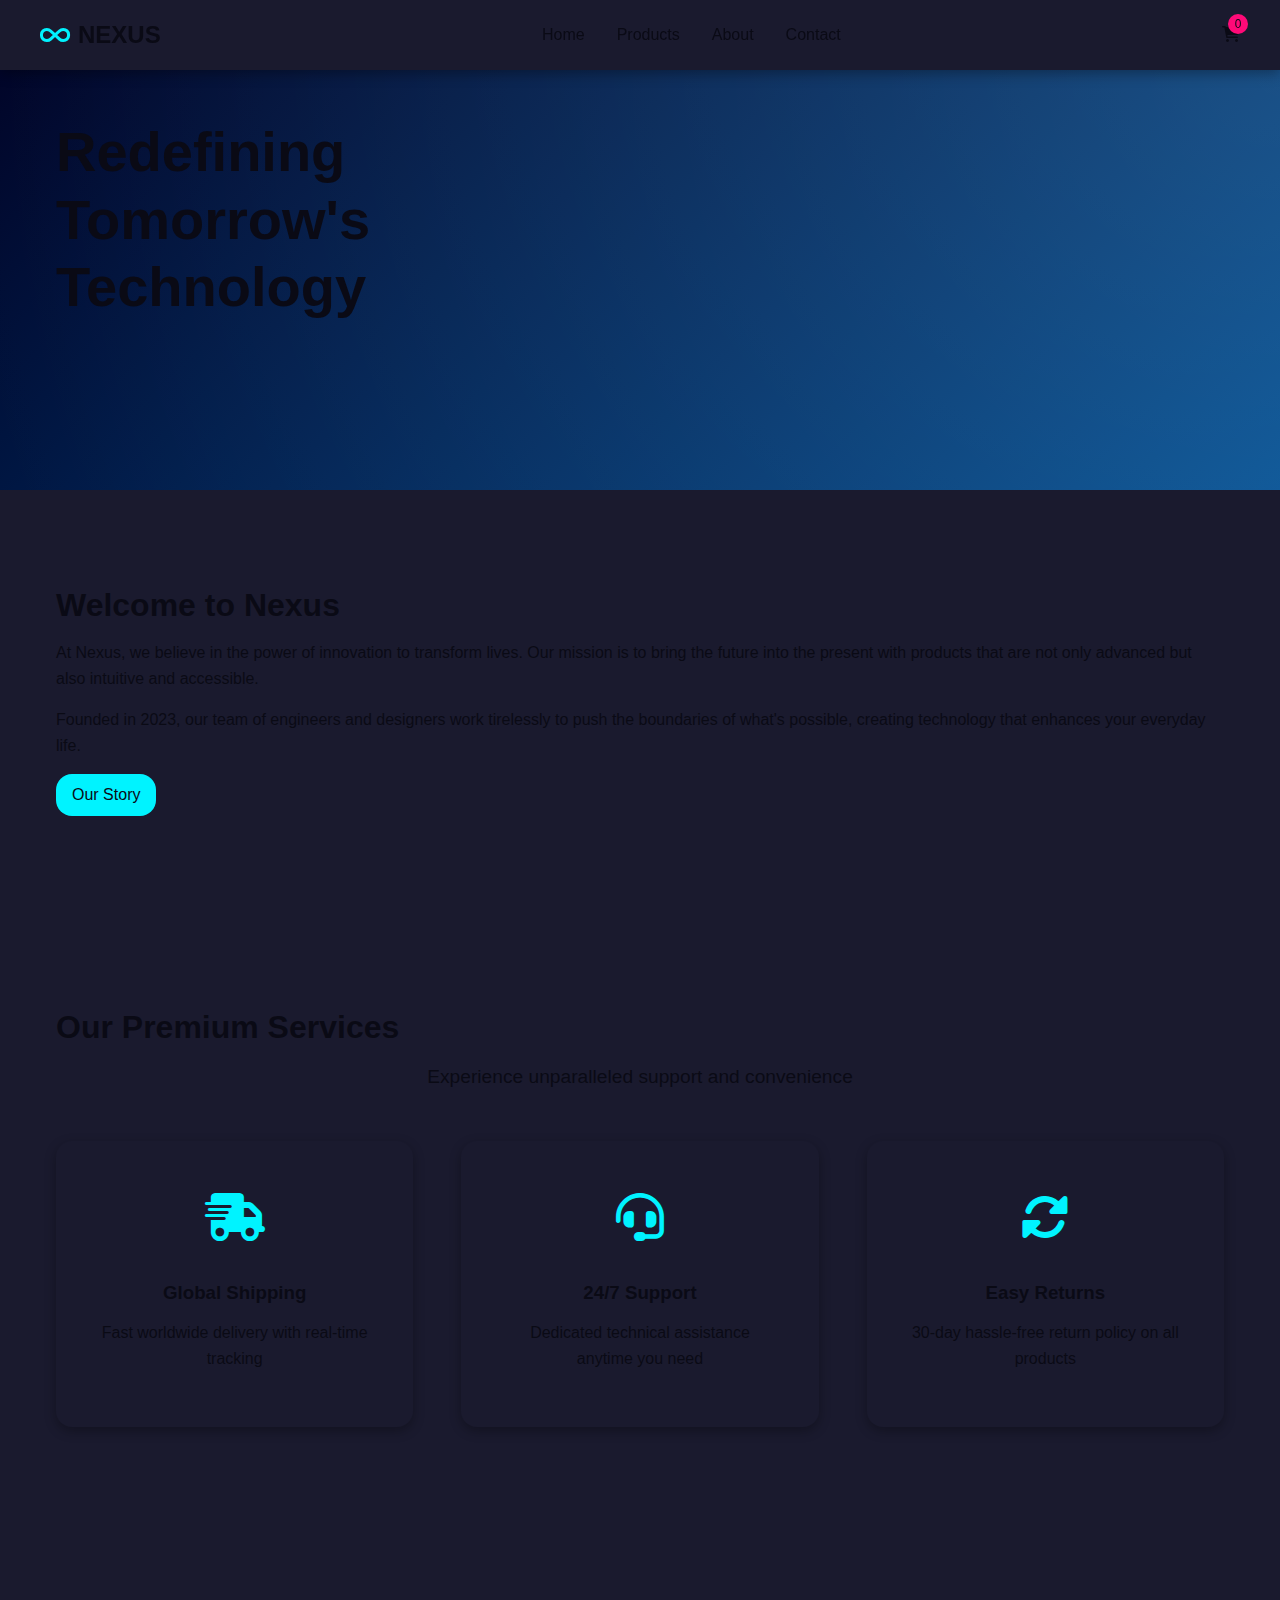
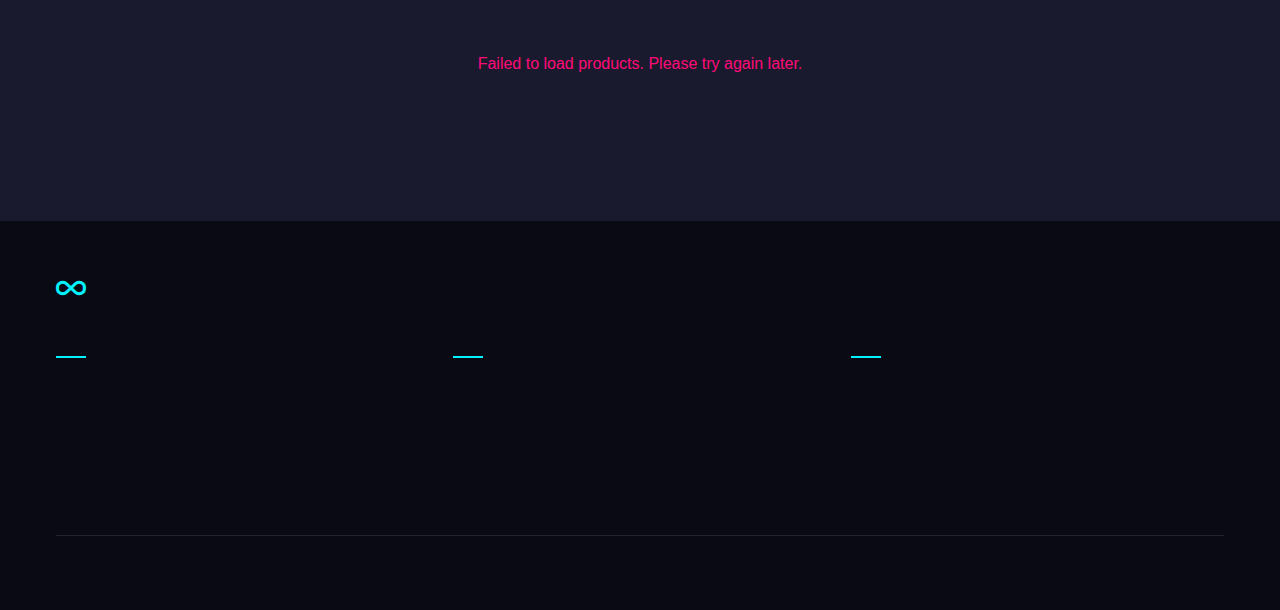
<file: store-front/index.html>
<!DOCTYPE html>
<html lang="en">
<head>
    <meta charset="UTF-8">
    <meta name="viewport" content="width=device-width, initial-scale=1.0">
    <title>Nexus Store | Futuristic Tech</title>
    <link rel="stylesheet" href="css/variables.css">
    <link rel="stylesheet" href="css/main.css">
    <link rel="stylesheet" href="https://cdnjs.cloudflare.com/ajax/libs/font-awesome/6.0.0-beta3/css/all.min.css">
    <style>
        /* Additional styles for homepage sections */
        .brand-intro {
            padding: 6rem 0;
            background-color: var(--white);
        }
        
        .services {
            padding: 6rem 0;
            background-color: var(--light);
        }
        
        .services-grid {
            display: grid;
            grid-template-columns: repeat(auto-fit, minmax(300px, 1fr));
            gap: 3rem;
            margin-top: 3rem;
        }
        
        .product-card {
            margin: 3rem 5rem;
        }


        .service-card {
            background-color: var(--white);
            border-radius: var(--border-radius);
            padding: 2.5rem;
            text-align: center;
            box-shadow: var(--shadow-sm);
            transition: var(--transition);
        }
        
        .service-card:hover {
            transform: translateY(-10px);
            box-shadow: var(--shadow-lg);
        }
        
        .service-icon {
            font-size: 3rem;
            color: var(--primary);
            margin-bottom: 1.5rem;
        }
        
        .featured-products {
            padding: 6rem 1rem;
        }
        
        .testimonials {
            padding: 6rem 0;
            background-color: var(--white);
        }
    </style>
</head>
<body>
    <!-- Header -->
    <header class="header">
        <div class="container">
            <div class="logo">
                <i class="fas fa-infinity"></i>
                <span>NEXUS</span>
            </div>
            <nav class="nav">
                <ul>
                    <li><a href="index.html">Home</a></li>
                    <li><a href="products.html">Products</a></li>
                    <li><a href="about.html">About</a></li>
                    <li><a href="contact.html">Contact</a></li>
                </ul>
            </nav>
            <div class="cart-icon">
                <a href="cart.html">
                    <i class="fas fa-shopping-cart"></i>
                    <span class="cart-count">0</span>
                </a>
            </div>
        </div>

    </header>

    <!-- Hero Section -->
    <section class="hero">
        <div class="container">
            <div class="hero-content">
                <h1>Redefining Tomorrow's Technology</h1>
                <p>Experience innovation that seamlessly integrates with your lifestyle</p>
                <div class="hero-buttons">
                    <a href="products.html" class="btn btn-primary">Explore Products</a>
                    <a href="about.html" class="btn btn-secondary">Learn About Us</a>
                </div>
            </div>
        </div>
    </section>

    <!-- Brand Introduction -->
    <section class="brand-intro">
        <div class="container">
            <div class="intro-content">
                <h2>Welcome to Nexus</h2>
                <p>At Nexus, we believe in the power of innovation to transform lives. Our mission is to bring the future into the present with products that are not only advanced but also intuitive and accessible.</p>
                <p>Founded in 2023, our team of engineers and designers work tirelessly to push the boundaries of what's possible, creating technology that enhances your everyday life.</p>
                <a href="about.html" class="btn btn-primary">Our Story</a>
            </div>
        </div>
    </section>

    <!-- Services Section -->
    <section class="services">
        <div class="container">
            <h2>Our Premium Services</h2>
            <p class="subheading">Experience unparalleled support and convenience</p>
            
            <div class="services-grid">
                <div class="service-card">
                    <div class="service-icon">
                        <i class="fas fa-shipping-fast"></i>
                    </div>
                    <h3>Global Shipping</h3>
                    <p>Fast worldwide delivery with real-time tracking</p>
                </div>
                
                <div class="service-card">
                    <div class="service-icon">
                        <i class="fas fa-headset"></i>
                    </div>
                    <h3>24/7 Support</h3>
                    <p>Dedicated technical assistance anytime you need</p>
                </div>
                
                <div class="service-card">
                    <div class="service-icon">
                        <i class="fas fa-sync-alt"></i>
                    </div>
                    <h3>Easy Returns</h3>
                    <p>30-day hassle-free return policy on all products</p>
                </div>
            </div>
        </div>
    </section>

    <!-- Featured Products -->
    <section class="featured-products" id="featured-products">
        <div class="container">
            <h2>Featured Innovations</h2>
            <p class="subheading">Explore our cutting-edge technology</p>
            <div class="products-grid" id="featured-products-grid">
                <!-- Products loaded dynamically -->
            </div>
        </div>
    </section>

    <!-- Footer -->
    <footer class="footer">
        <div class="container">
            <div class="footer-logo">
                <i class="fas fa-infinity"></i>
                <span>NEXUS</span>
            </div>
            <div class="footer-links">
                <div>
                    <h3>Products</h3>
                    <ul>
                        <li><a href="products.html">Smart Devices</a></li>
                        <li><a href="products.html">Wearables</a></li>
                        <li><a href="products.html">Home Tech</a></li>
                        <li><a href="products.html">Accessories</a></li>
                    </ul>
                </div>
                <div>
                    <h3>Company</h3>
                    <ul>
                        <li><a href="about.html">About Us</a></li>
                        <li><a href="#">Careers</a></li>
                        <li><a href="#">Press</a></li>
                        <li><a href="#">Sustainability</a></li>
                    </ul>
                </div>
                <div>
                    <h3>Support</h3>
                    <ul>
                        <li><a href="contact.html">Contact Us</a></li>
                        <li><a href="contact.html#faq">FAQs</a></li>
                        <li><a href="track.html">Shipping</a></li>
                        <li><a href="#">Returns</a></li>
                    </ul>
                </div>
            </div>
            <div class="footer-bottom">
                <p>&copy; 2023 Nexus. All rights reserved.</p>
                <div class="social-icons">
                    <a href="#"><i class="fab fa-twitter"></i></a>
                    <a href="#"><i class="fab fa-instagram"></i></a>
                    <a href="#"><i class="fab fa-facebook"></i></a>
                    <a href="#"><i class="fab fa-youtube"></i></a>
                </div>
            </div>
        </div>
    </footer>

    <script src="js/main.js"></script>
</body>
</html>
</file>
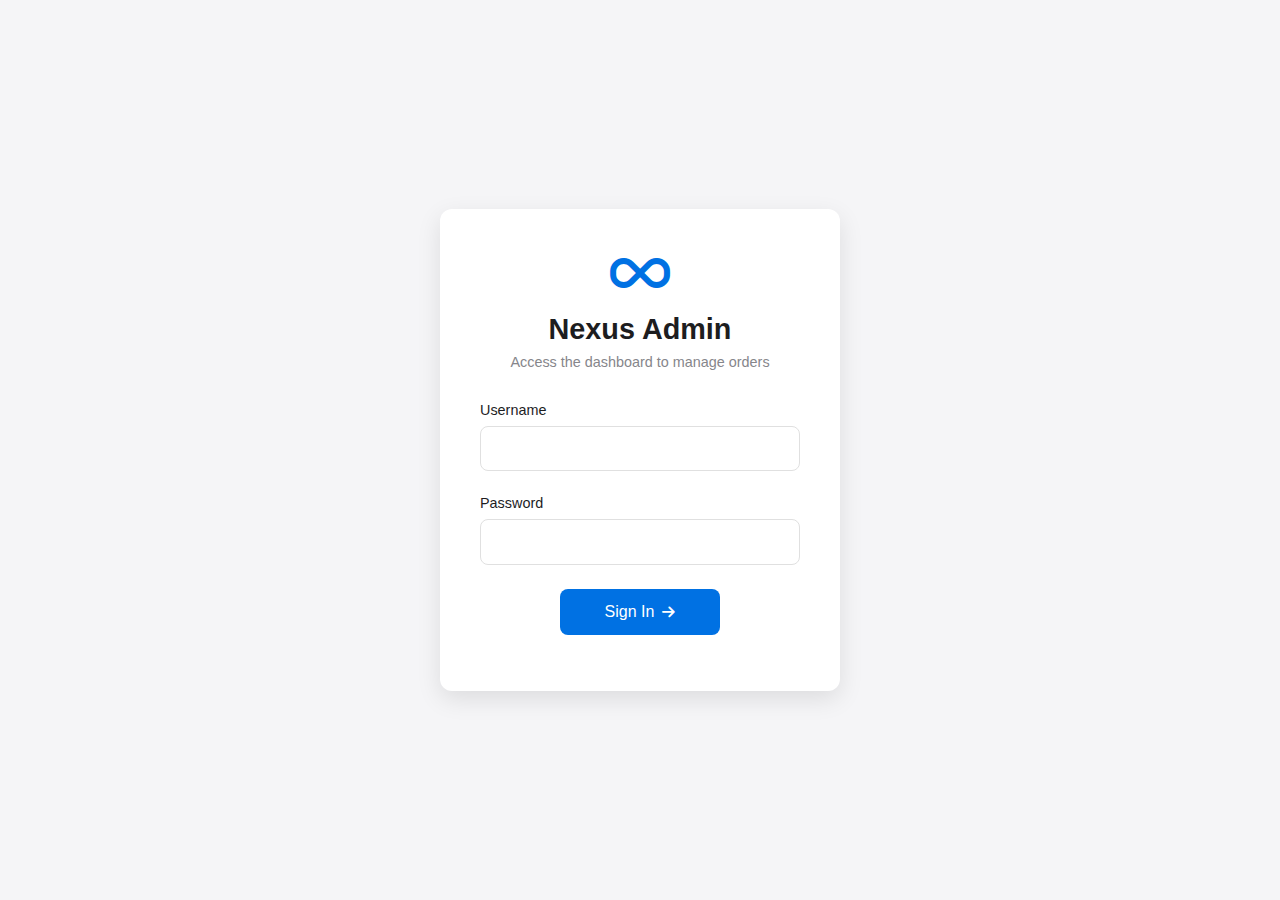
<file: admin-site/admin.html>
<!DOCTYPE html>
<html lang="en">
<head>
    <meta charset="UTF-8">
    <meta name="viewport" content="width=device-width, initial-scale=1.0">
    <title>Admin Login | Nexus Store</title>
    <link rel="stylesheet" href="css/admin.css">
    <link rel="stylesheet" href="https://cdnjs.cloudflare.com/ajax/libs/font-awesome/6.0.0-beta3/css/all.min.css">
</head>
<body>
    <div class="login-container">
        <div class="login-card">
            <div class="login-header">
                <i class="fas fa-infinity"></i>
                <h1>Nexus Admin</h1>
                <p>Access the dashboard to manage orders</p>
            </div>
            
            <form id="login-form">
                <div class="form-group">
                    <label for="username">Username</label>
                    <input type="text" id="username" name="username" required>
                </div>
                
                <div class="form-group">
                    <label for="password">Password</label>
                    <input type="password" id="password" name="password" required>
                </div>
                
                <button type="submit" class="btn btn-primary">
                    <span>Sign In</span>
                    <i class="fas fa-arrow-right"></i>
                </button>
                
                <div id="error-message" class="error-message"></div>
            </form>
        </div>
    </div>
    
    <script src="js/admin.js"></script>
</body>
</html>
</file>
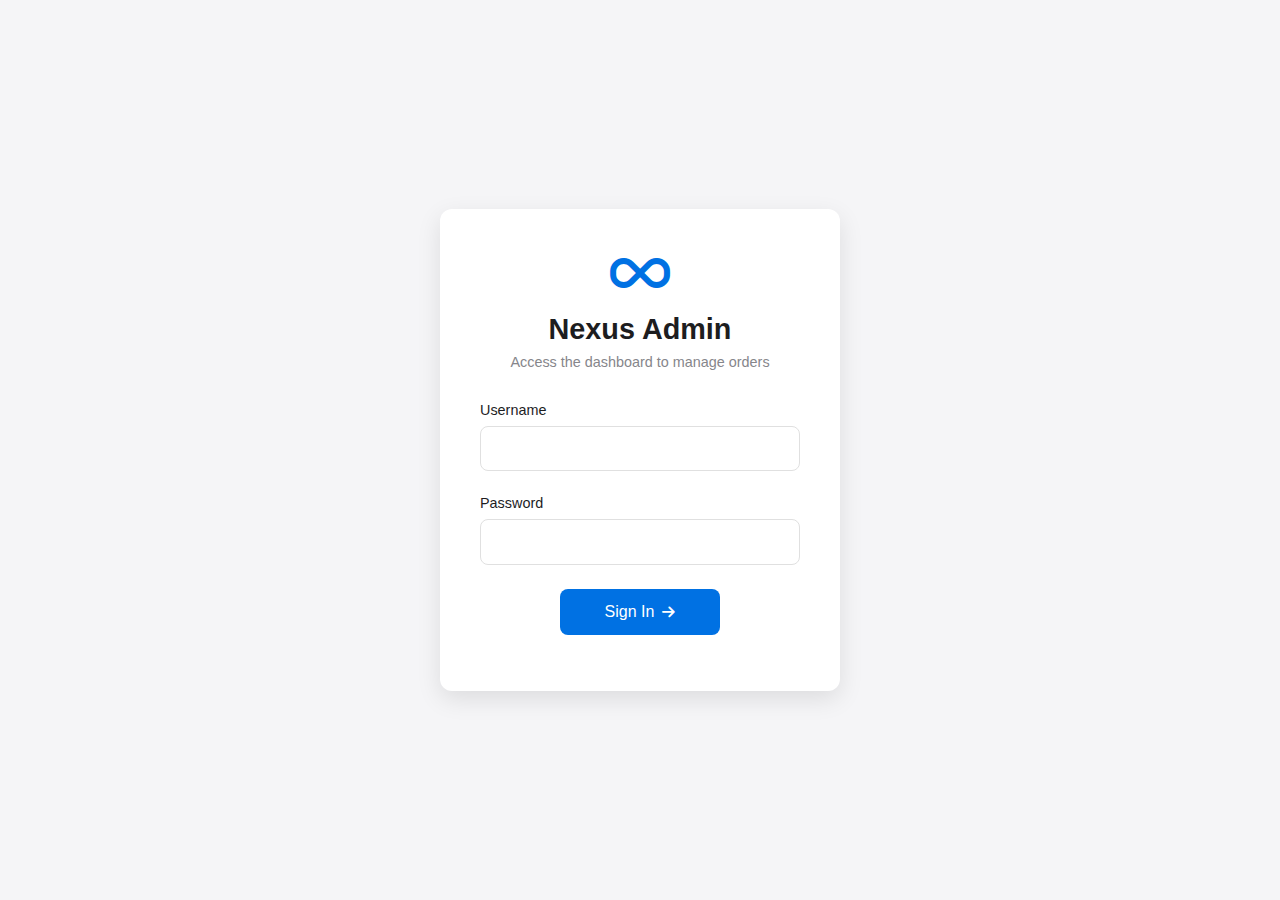
<file: admin-site/dashboard.html>
<!DOCTYPE html>
<html lang="en">
<head>
    <meta charset="UTF-8">
    <meta name="viewport" content="width=device-width, initial-scale=1.0">
    <title>Admin Dashboard | Nexus Store</title>
    <link rel="stylesheet" href="css/admin.css">
    <link rel="stylesheet" href="https://cdnjs.cloudflare.com/ajax/libs/font-awesome/6.0.0-beta3/css/all.min.css">
    <style>
        .admin-nav {
            background-color: var(--white);
            box-shadow: var(--shadow);
            margin-bottom: 2rem;
        }
        
        .admin-nav ul {
            display: flex;
            list-style: none;
            padding: 0;
            margin: 0;
        }
        
        .admin-nav li {
            padding: 0;
        }
        
        .admin-nav a {
            display: block;
            padding: 1rem 1.5rem;
            text-decoration: none;
            color: var(--dark);
            font-weight: 500;
            border-bottom: 3px solid transparent;
            transition: var(--transition);
        }
        
        .admin-nav a.active {
            border-bottom: 3px solid var(--primary);
            color: var(--primary);
        }
        
        .admin-nav a:hover {
            background-color: rgba(0, 0, 0, 0.03);
        }
        
        .tab-content {
            display: none;
        }
        
        .tab-content.active {
            display: block;
        }
        
        .message-card {
            background-color: var(--white);
            border-radius: var(--border-radius);
            box-shadow: var(--shadow-sm);
            padding: 1.5rem;
            margin-bottom: 1rem;
            cursor: pointer;
            transition: var(--transition);
        }
        
        .message-card:hover {
            transform: translateY(-3px);
            box-shadow: var(--shadow-md);
        }
        
        .message-header {
            display: flex;
            justify-content: space-between;
            margin-bottom: 0.5rem;
        }
        
        .message-name {
            font-weight: 600;
        }
        
        .message-date {
            color: var(--gray);
            font-size: 0.9rem;
        }
        
        .message-preview {
            color: var(--gray);
            white-space: nowrap;
            overflow: hidden;
            text-overflow: ellipsis;
        }
        
        .message-unread {
            background-color: #f0f7ff;
            border-left: 3px solid var(--primary);
        }
        
        .message-detail {
            background-color: var(--white);
            border-radius: var(--border-radius);
            box-shadow: var(--shadow-sm);
            padding: 2rem;
            margin-top: 2rem;
        }
        
        .message-response {
            margin-top: 2rem;
            padding-top: 2rem;
            border-top: 1px solid var(--border-color);
        }
        
        .status-badge {
            display: inline-block;
            padding: 0.25rem 0.75rem;
            border-radius: 20px;
            font-size: 0.9rem;
            font-weight: 500;
        }
        
        .status-received {
            background-color: #e2e3e5;
            color: #383d41;
        }
        
        .status-processing {
            background-color: #cce5ff;
            color: #004085;
        }
        
        .status-shipped {
            background-color: #d4edda;
            color: #155724;
        }
        
        .status-delivered {
            background-color: #d1ecf1;
            color: #0c5460;
        }
    </style>
</head>
<body>
    <div class="admin-dashboard">
        <header class="admin-header">
            <div class="container">
                <div class="logo">
                    <i class="fas fa-infinity"></i>
                    <span>NEXUS ADMIN</span>
                </div>
                <button id="logout-btn" class="btn btn-secondary">
                    <i class="fas fa-sign-out-alt"></i> Logout
                </button>
            </div>
        </header>

        <nav class="admin-nav">
            <div class="container">
                <ul>
                    <li><a href="#orders" class="admin-tab active" data-tab="orders">Orders</a></li>
                    <li><a href="#inbox" class="admin-tab" data-tab="inbox">Inbox</a></li>
                </ul>
            </div>
        </nav>

        <main class="container">
            <!-- Orders Tab -->
            <div id="orders-tab" class="tab-content active">
                <div class="dashboard-header">
                    <h1>Orders Dashboard</h1>
                    <div>
                        <button id="export-btn" class="btn btn-secondary" style="width: 100%;">
                            <i class="fas fa-download"></i> Export CSV
                        </button>
                    </div>
                </div>

                <div id="orders-container">
                    <!-- Orders will be loaded here -->
                </div>
            </div>

            <!-- Inbox Tab -->
            <div id="inbox-tab" class="tab-content">
                <div class="dashboard-header">
                    <h1>Customer Messages</h1>
                </div>

                <div class="inbox-container">
                    <div class="messages-list" id="messages-list">
                        <!-- Messages will be loaded here -->
                    </div>
                    
                    <div class="message-detail" id="message-detail" style="display: none;">
                        <div class="message-header">
                            <h3 id="message-subject"></h3>
                            <button id="close-message" class="btn btn-secondary">
                                <i class="fas fa-times"></i> Close
                            </button>
                        </div>
                        <div class="message-info">
                            <p><strong>From:</strong> <span id="message-from"></span></p>
                            <p><strong>Date:</strong> <span id="message-date"></span></p>
                        </div>
                        <div class="message-content" id="message-content"></div>
                        
                        <div class="message-response">
                            <h4>Send Response</h4>
                            <form id="response-form">
                                <div class="form-group">
                                    <label for="response-content">Your Response</label>
                                    <textarea id="response-content" class="form-control" rows="4" required></textarea>
                                </div>
                                <button type="submit" class="btn btn-primary">
                                    <i class="fas fa-paper-plane"></i> Send Response
                                </button>
                            </form>
                        </div>
                    </div>
                </div>
            </div>
        </main>
    </div>

    <script src="js/dashboardTest.js"></script>
</body>
</html>
</file>
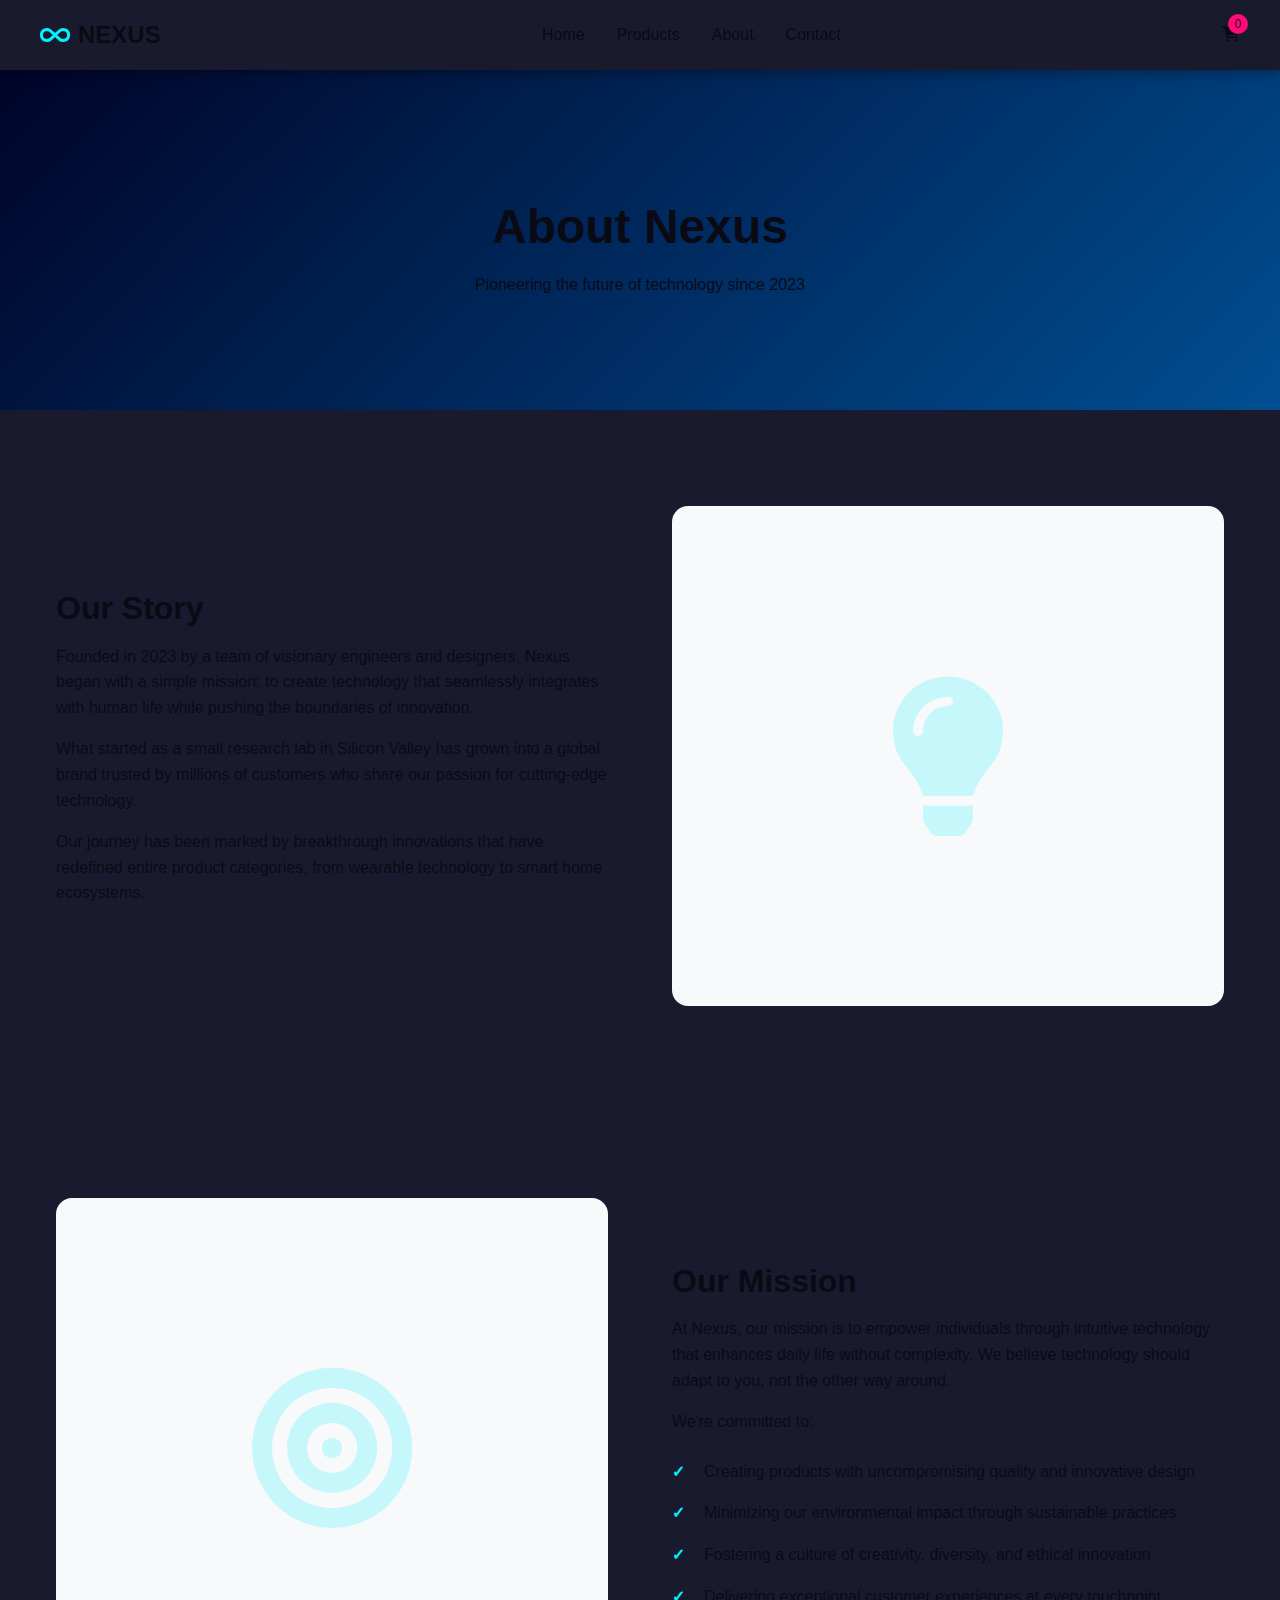
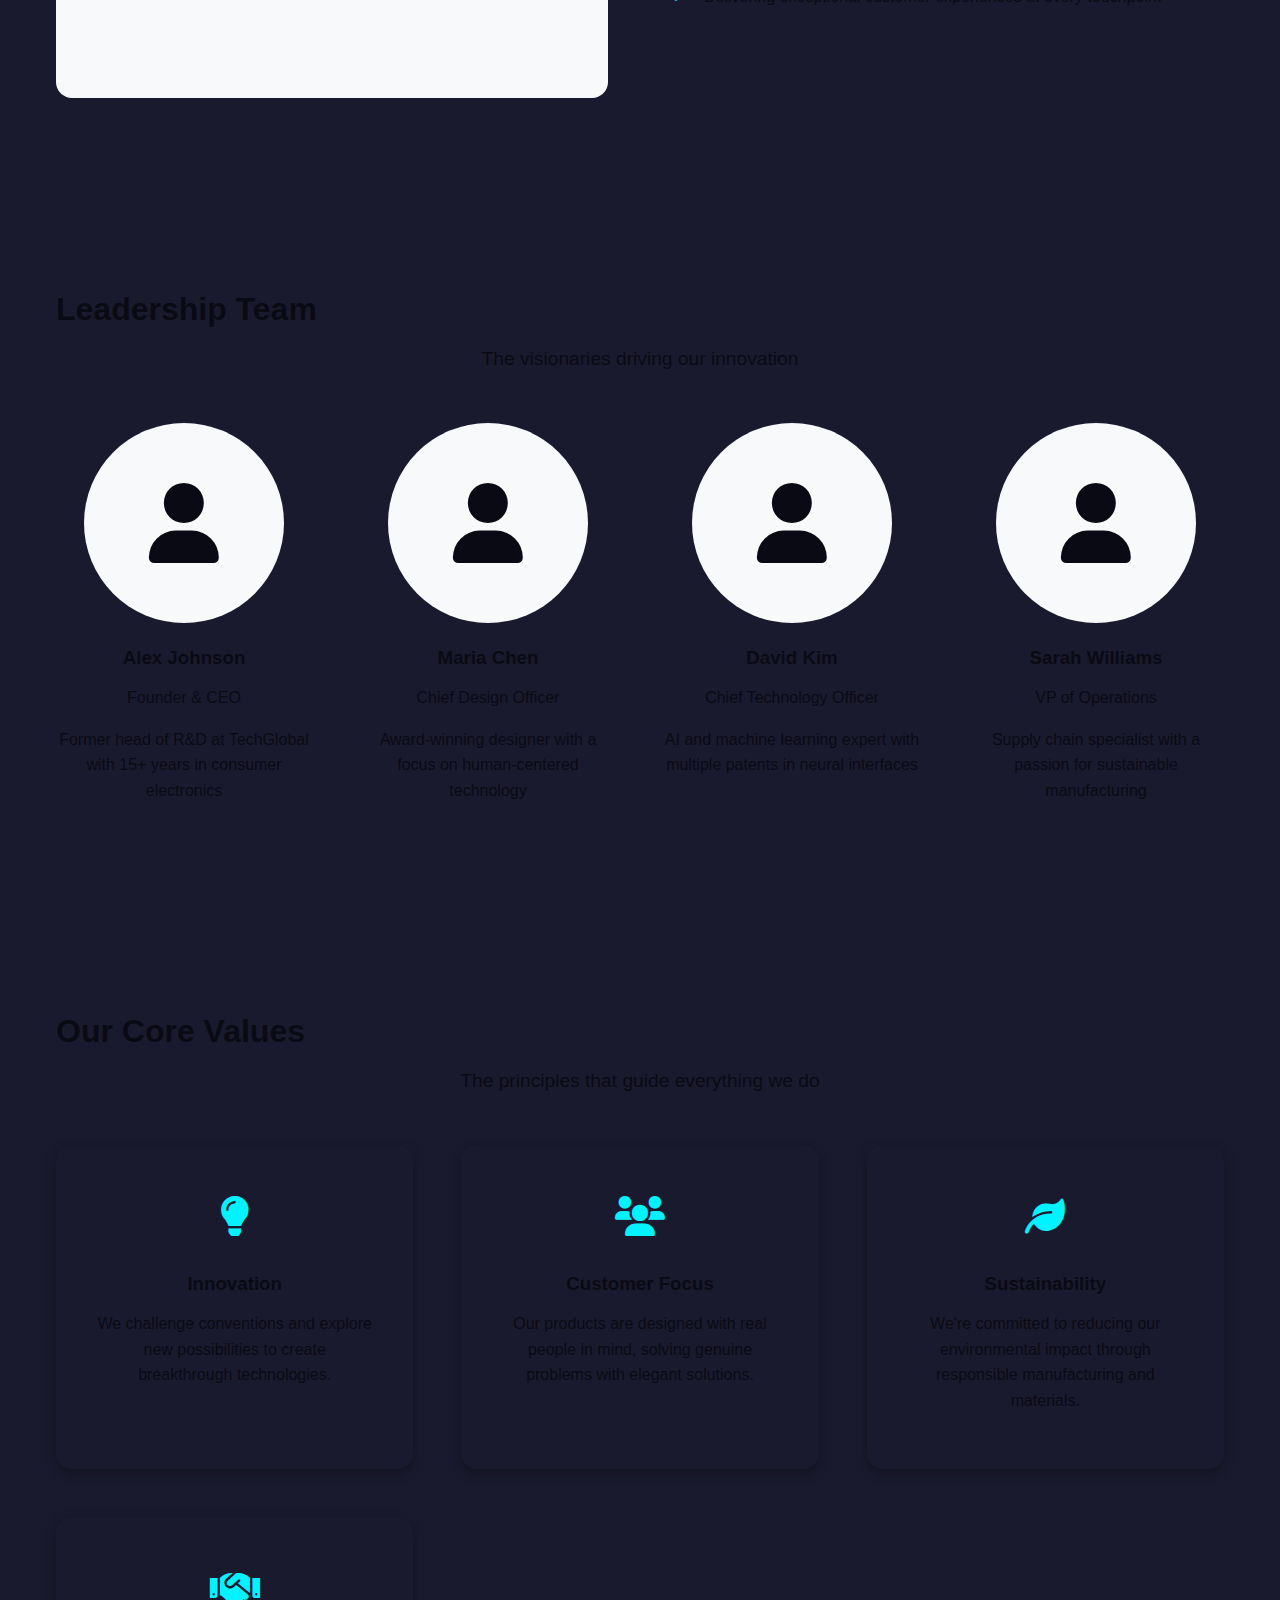
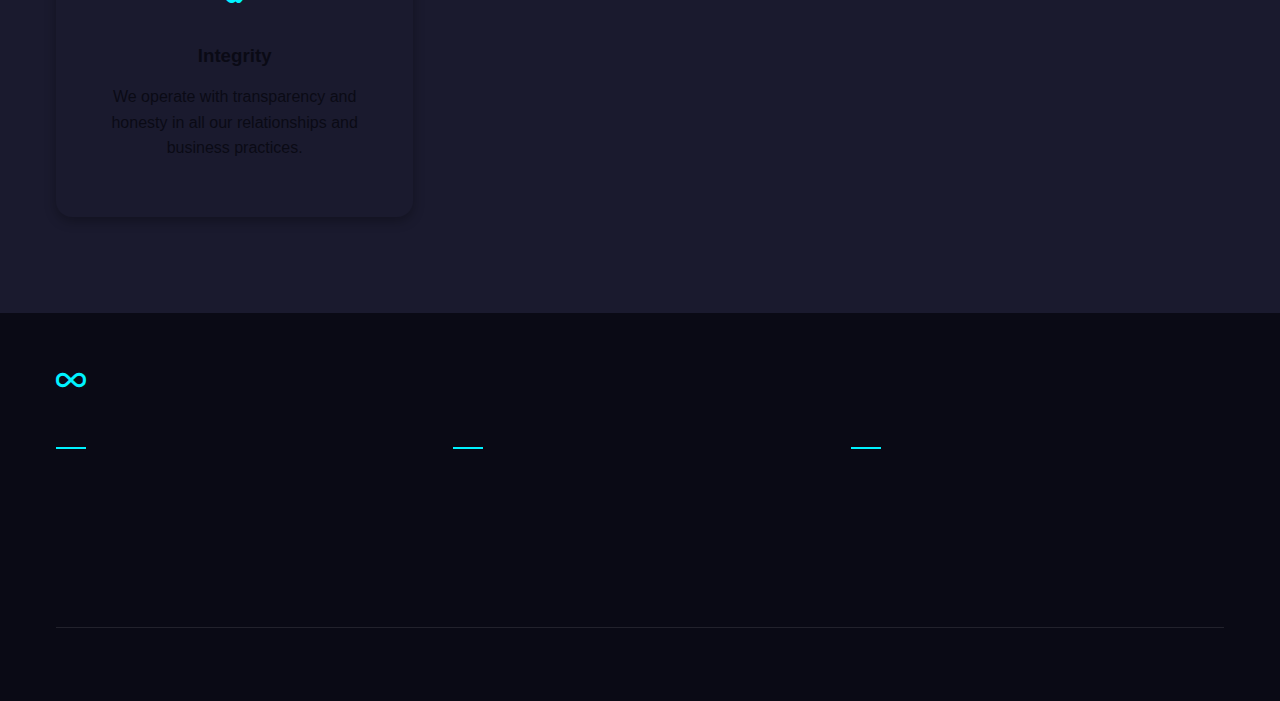
<file: store-front/about.html>
<!DOCTYPE html>
<html lang="en">
<head>
    <meta charset="UTF-8">
    <meta name="viewport" content="width=device-width, initial-scale=1.0">
    <title>About Us | Nexus Store</title>
    <link rel="stylesheet" href="css/variables.css">
    <link rel="stylesheet" href="css/main.css">
    <link rel="stylesheet" href="https://cdnjs.cloudflare.com/ajax/libs/font-awesome/6.0.0-beta3/css/all.min.css">
    <style>
        /* About page specific styles */
        .about-hero {
            background: linear-gradient(135deg, #000428, #004e92);
            color: var(--white);
            padding: 8rem 0 6rem;
            text-align: center;
        }
        
        .about-content {
            padding: 6rem 0;
        }
        
        .about-grid {
            display: grid;
            grid-template-columns: 1fr 1fr;
            gap: 4rem;
            align-items: center;
        }
        
        .about-image {
            background-color: #f8f9fa;
            border-radius: var(--border-radius);
            height: 500px;
            display: flex;
            align-items: center;
            justify-content: center;
        }
        
        .about-image i {
            font-size: 10rem;
            color: var(--primary);
            opacity: 0.2;
        }
        
        .mission-section {
            padding: 6rem 0;
            background-color: var(--light);
        }
        
        .mission-grid {
            display: grid;
            grid-template-columns: 1fr 1fr;
            gap: 4rem;
            align-items: center;
        }
        
        .team-section {
            padding: 6rem 0;
        }
        
        .team-grid {
            display: grid;
            grid-template-columns: repeat(auto-fit, minmax(250px, 1fr));
            gap: 3rem;
            margin-top: 3rem;
        }
        
        .team-member {
            text-align: center;
        }
        
        .member-image {
            width: 200px;
            height: 200px;
            border-radius: 50%;
            background-color: #f8f9fa;
            margin: 0 auto 1.5rem;
            display: flex;
            align-items: center;
            justify-content: center;
        }
        
        .member-image i {
            font-size: 5rem;
            color: var(--gray);
        }
        
        .values-section {
            padding: 6rem 0;
            background-color: var(--light);
        }
        
        .values-grid {
            display: grid;
            grid-template-columns: repeat(auto-fit, minmax(300px, 1fr));
            gap: 3rem;
            margin-top: 3rem;
        }
        
        .value-card {
            background-color: var(--white);
            border-radius: var(--border-radius);
            padding: 2.5rem;
            text-align: center;
            box-shadow: var(--shadow-sm);
        }
        
        .value-icon {
            font-size: 2.5rem;
            color: var(--primary);
            margin-bottom: 1.5rem;
        }
        
        @media (max-width: 768px) {
            .about-grid, .mission-grid {
                grid-template-columns: 1fr;
            }
            
            .about-image {
                height: 300px;
            }
        }
    </style>
</head>
<body>
    <!-- Header -->
    <header class="header">
        <div class="container">
            <div class="logo">
                <i class="fas fa-infinity"></i>
                <span>NEXUS</span>
            </div>
            <nav class="nav">
                <ul>
                    <li><a href="index.html">Home</a></li>
                    <li><a href="products.html">Products</a></li>
                    <li><a href="about.html">About</a></li>
                    <li><a href="contact.html">Contact</a></li>
                </ul>
            </nav>
            <div class="cart-icon">
                <a href="cart.html">
                    <i class="fas fa-shopping-cart"></i>
                    <span class="cart-count">0</span>
                </a>
            </div>
        </div>
    </header>

    <!-- About Hero -->
    <section class="about-hero">
        <div class="container">
            <h1>About Nexus</h1>
            <p>Pioneering the future of technology since 2023</p>
        </div>
    </section>

    <!-- About Content -->
    <section class="about-content">
        <div class="container">
            <div class="about-grid">
                <div>
                    <h2>Our Story</h2>
                    <p>Founded in 2023 by a team of visionary engineers and designers, Nexus began with a simple mission: to create technology that seamlessly integrates with human life while pushing the boundaries of innovation.</p>
                    <p>What started as a small research lab in Silicon Valley has grown into a global brand trusted by millions of customers who share our passion for cutting-edge technology.</p>
                    <p>Our journey has been marked by breakthrough innovations that have redefined entire product categories, from wearable technology to smart home ecosystems.</p>
                </div>
                <div class="about-image">
                    <i class="fas fa-lightbulb"></i>
                </div>
            </div>
        </div>
    </section>

    <!-- Mission Section -->
    <section class="mission-section">
        <div class="container">
            <div class="mission-grid">
                <div class="about-image">
                    <i class="fas fa-bullseye"></i>
                </div>
                <div>
                    <h2>Our Mission</h2>
                    <p>At Nexus, our mission is to empower individuals through intuitive technology that enhances daily life without complexity. We believe technology should adapt to you, not the other way around.</p>
                    <p>We're committed to:</p>
                    <ul class="mission-list">
                        <li>Creating products with uncompromising quality and innovative design</li>
                        <li>Minimizing our environmental impact through sustainable practices</li>
                        <li>Fostering a culture of creativity, diversity, and ethical innovation</li>
                        <li>Delivering exceptional customer experiences at every touchpoint</li>
                    </ul>
                </div>
            </div>
        </div>
    </section>

    <!-- Team Section -->
    <section class="team-section">
        <div class="container">
            <h2>Leadership Team</h2>
            <p class="subheading">The visionaries driving our innovation</p>
            
            <div class="team-grid">
                <div class="team-member">
                    <div class="member-image">
                        <i class="fas fa-user"></i>
                    </div>
                    <h3>Alex Johnson</h3>
                    <p>Founder & CEO</p>
                    <p class="bio">Former head of R&D at TechGlobal with 15+ years in consumer electronics</p>
                </div>
                
                <div class="team-member">
                    <div class="member-image">
                        <i class="fas fa-user"></i>
                    </div>
                    <h3>Maria Chen</h3>
                    <p>Chief Design Officer</p>
                    <p class="bio">Award-winning designer with a focus on human-centered technology</p>
                </div>
                
                <div class="team-member">
                    <div class="member-image">
                        <i class="fas fa-user"></i>
                    </div>
                    <h3>David Kim</h3>
                    <p>Chief Technology Officer</p>
                    <p class="bio">AI and machine learning expert with multiple patents in neural interfaces</p>
                </div>
                
                <div class="team-member">
                    <div class="member-image">
                        <i class="fas fa-user"></i>
                    </div>
                    <h3>Sarah Williams</h3>
                    <p>VP of Operations</p>
                    <p class="bio">Supply chain specialist with a passion for sustainable manufacturing</p>
                </div>
            </div>
        </div>
    </section>

    <!-- Values Section -->
    <section class="values-section">
        <div class="container">
            <h2>Our Core Values</h2>
            <p class="subheading">The principles that guide everything we do</p>
            
            <div class="values-grid">
                <div class="value-card">
                    <div class="value-icon">
                        <i class="fas fa-lightbulb"></i>
                    </div>
                    <h3>Innovation</h3>
                    <p>We challenge conventions and explore new possibilities to create breakthrough technologies.</p>
                </div>
                
                <div class="value-card">
                    <div class="value-icon">
                        <i class="fas fa-users"></i>
                    </div>
                    <h3>Customer Focus</h3>
                    <p>Our products are designed with real people in mind, solving genuine problems with elegant solutions.</p>
                </div>
                
                <div class="value-card">
                    <div class="value-icon">
                        <i class="fas fa-leaf"></i>
                    </div>
                    <h3>Sustainability</h3>
                    <p>We're committed to reducing our environmental impact through responsible manufacturing and materials.</p>
                </div>
                
                <div class="value-card">
                    <div class="value-icon">
                        <i class="fas fa-handshake"></i>
                    </div>
                    <h3>Integrity</h3>
                    <p>We operate with transparency and honesty in all our relationships and business practices.</p>
                </div>
            </div>
        </div>
    </section>

    <!-- Footer -->
    <footer class="footer">
        <div class="container">
            <div class="footer-logo">
                <i class="fas fa-infinity"></i>
                <span>NEXUS</span>
            </div>
            <div class="footer-links">
                <div>
                    <h3>Products</h3>
                    <ul>
                        <li><a href="index.html#featured-products">Smart Devices</a></li>
                        <li><a href="index.html#featured-products">Wearables</a></li>
                        <li><a href="index.html#featured-products">Home Tech</a></li>
                        <li><a href="index.html#featured-products">Accessories</a></li>
                    </ul>
                </div>
                <div>
                    <h3>Company</h3>
                    <ul>
                        <li><a href="about.html">About Us</a></li>
                        <li><a href="#">Careers</a></li>
                        <li><a href="#">Press</a></li>
                        <li><a href="#">Sustainability</a></li>
                    </ul>
                </div>
                <div>
                    <h3>Support</h3>
                    <ul>
                        <li><a href="contact.html">Contact Us</a></li>
                        <li><a href="#">FAQs</a></li>
                        <li><a href="#">Shipping</a></li>
                        <li><a href="#">Returns</a></li>
                    </ul>
                </div>
            </div>
            <div class="footer-bottom">
                <p>&copy; 2023 Nexus. All rights reserved.</p>
                <div class="social-icons">
                    <a href="#"><i class="fab fa-twitter"></i></a>
                    <a href="#"><i class="fab fa-instagram"></i></a>
                    <a href="#"><i class="fab fa-facebook"></i></a>
                    <a href="#"><i class="fab fa-youtube"></i></a>
                </div>
            </div>
        </div>
    </footer>

    <script>
        // Update cart count
        document.addEventListener('DOMContentLoaded', () => {
            const cart = JSON.parse(localStorage.getItem('cart')) || [];
            const totalItems = cart.reduce((total, item) => total + item.quantity, 0);
            document.querySelectorAll('.cart-count').forEach(el => {
                el.textContent = totalItems;
            });
        });
    </script>
</body>
</html>
</file>
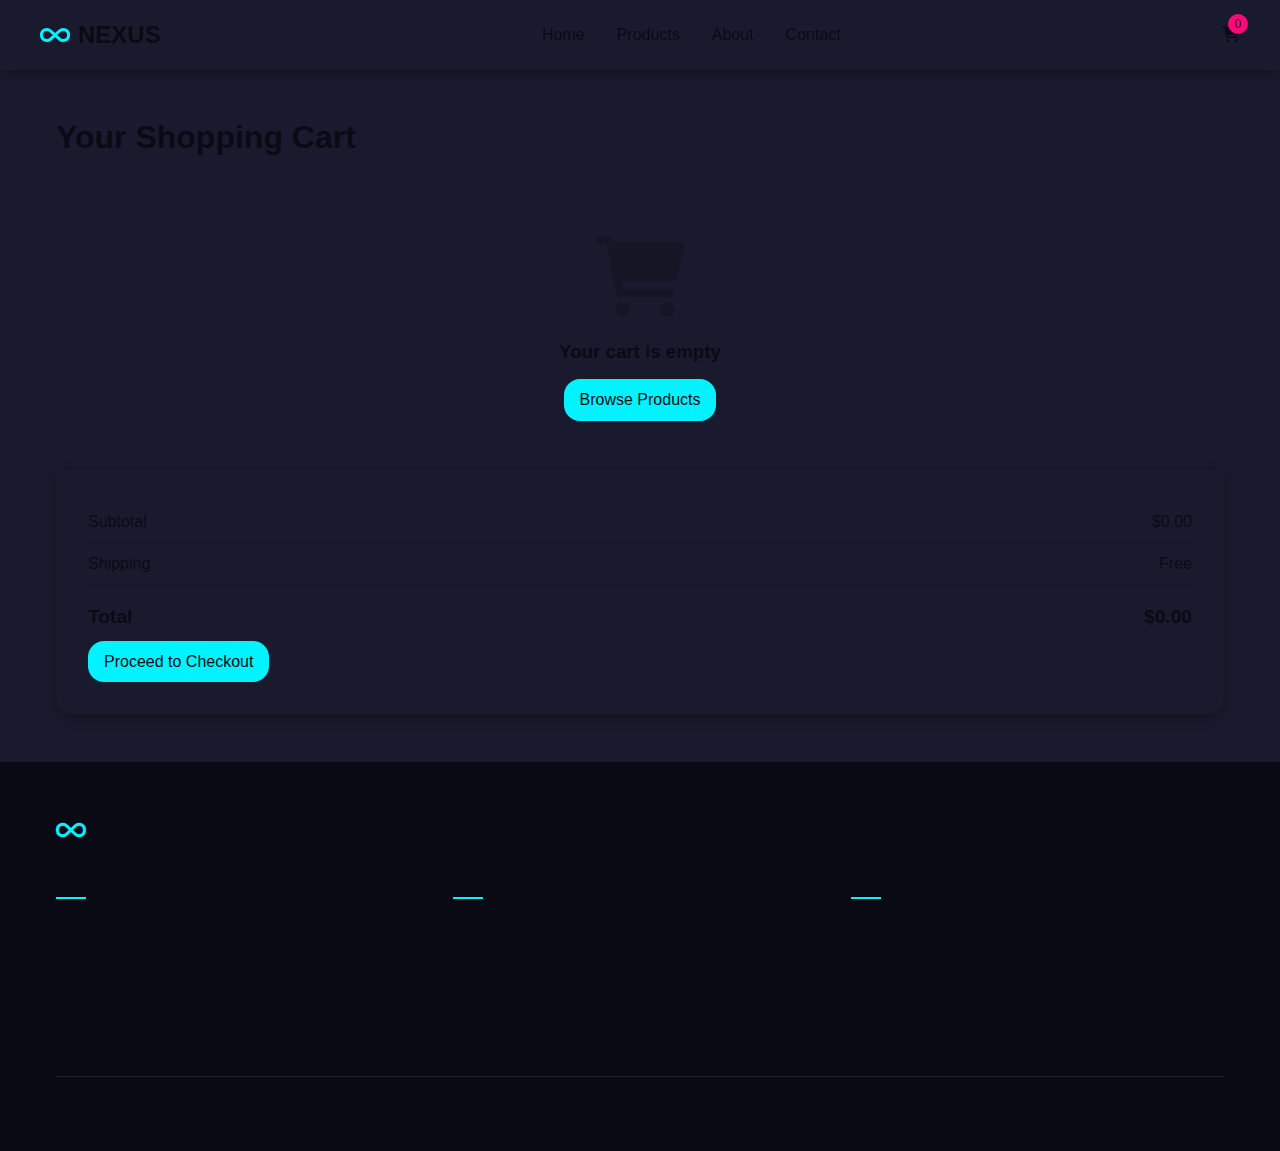
<file: store-front/cart.html>
<!DOCTYPE html>
<html lang="en">
<head>
    <meta charset="UTF-8">
    <meta name="viewport" content="width=device-width, initial-scale=1.0">
    <title>Your Cart | Nexus Store</title>
    <link rel="stylesheet" href="css/variables.css">
    <link rel="stylesheet" href="css/main.css">
    <link rel="stylesheet" href="https://cdnjs.cloudflare.com/ajax/libs/font-awesome/6.0.0-beta3/css/all.min.css">
</head>
<body>
    <!-- Header -->
    <header class="header">
        <div class="container">
            <div class="logo">
                <i class="fas fa-infinity"></i>
                <span>NEXUS</span>
            </div>
            <nav class="nav">
                <ul>
                    <li><a href="index.html">Home</a></li>
                    <li><a href="products.html">Products</a></li>
                    <li><a href="about.html">About</a></li>
                    <li><a href="contact.html">Contact</a></li>
                </ul>
            </nav>
            <div class="cart-icon">
                <a href="cart.html">
                    <i class="fas fa-shopping-cart"></i>
                    <span class="cart-count">0</span>
                </a>
            </div>
        </div>
    </header>

    <!-- Cart Content -->
    <main class="container">
        <section class="cart-section">
            <h2>Your Shopping Cart</h2>
            <div id="cart-items" class="cart-items">
                <!-- Cart items loaded dynamically -->
            </div>
            <div id="empty-cart" class="empty-cart">
                <i class="fas fa-shopping-cart"></i>
                <h3>Your cart is empty</h3>
                <a href="index.html" class="btn btn-primary">Browse Products</a>
            </div>
            <div class="cart-summary">
                <div class="summary-row">
                    <span>Subtotal</span>
                    <span id="subtotal">$0.00</span>
                </div>
                <div class="summary-row">
                    <span>Shipping</span>
                    <span>Free</span>
                </div>
                <div class="summary-row total">
                    <span>Total</span>
                    <span id="total">$0.00</span>
                </div>
                <a href="checkout.html" class="btn btn-primary" id="checkout-btn">Proceed to Checkout</a>
            </div>
        </section>
    </main>

    <!-- Footer -->
    <footer class="footer">
        <div class="container">
            <div class="footer-logo">
                <i class="fas fa-infinity"></i>
                <span>NEXUS</span>
            </div>
            <div class="footer-links">
                <div>
                    <h3>Products</h3>
                    <ul>
                        <li><a href="#">Smart Devices</a></li>
                        <li><a href="#">Wearables</a></li>
                        <li><a href="#">Home Tech</a></li>
                        <li><a href="#">Accessories</a></li>
                    </ul>
                </div>
                <div>
                    <h3>Support</h3>
                    <ul>
                        <li><a href="#">Contact Us</a></li>
                        <li><a href="#">FAQs</a></li>
                        <li><a href="#">Shipping</a></li>
                        <li><a href="#">Returns</a></li>
                    </ul>
                </div>
                <div>
                    <h3>Company</h3>
                    <ul>
                        <li><a href="#">About Us</a></li>
                        <li><a href="#">Careers</a></li>
                        <li><a href="#">Press</a></li>
                        <li><a href="#">Sustainability</a></li>
                    </ul>
                </div>
            </div>
            <div class="footer-bottom">
                <p>&copy; 2023 Nexus. All rights reserved.</p>
                <div class="social-icons">
                    <a href="#"><i class="fab fa-twitter"></i></a>
                    <a href="#"><i class="fab fa-instagram"></i></a>
                    <a href="#"><i class="fab fa-facebook"></i></a>
                    <a href="#"><i class="fab fa-youtube"></i></a>
                </div>
            </div>
        </div>
    </footer>

    <script src="js/cart.js"></script>
</body>
</html>
</file>
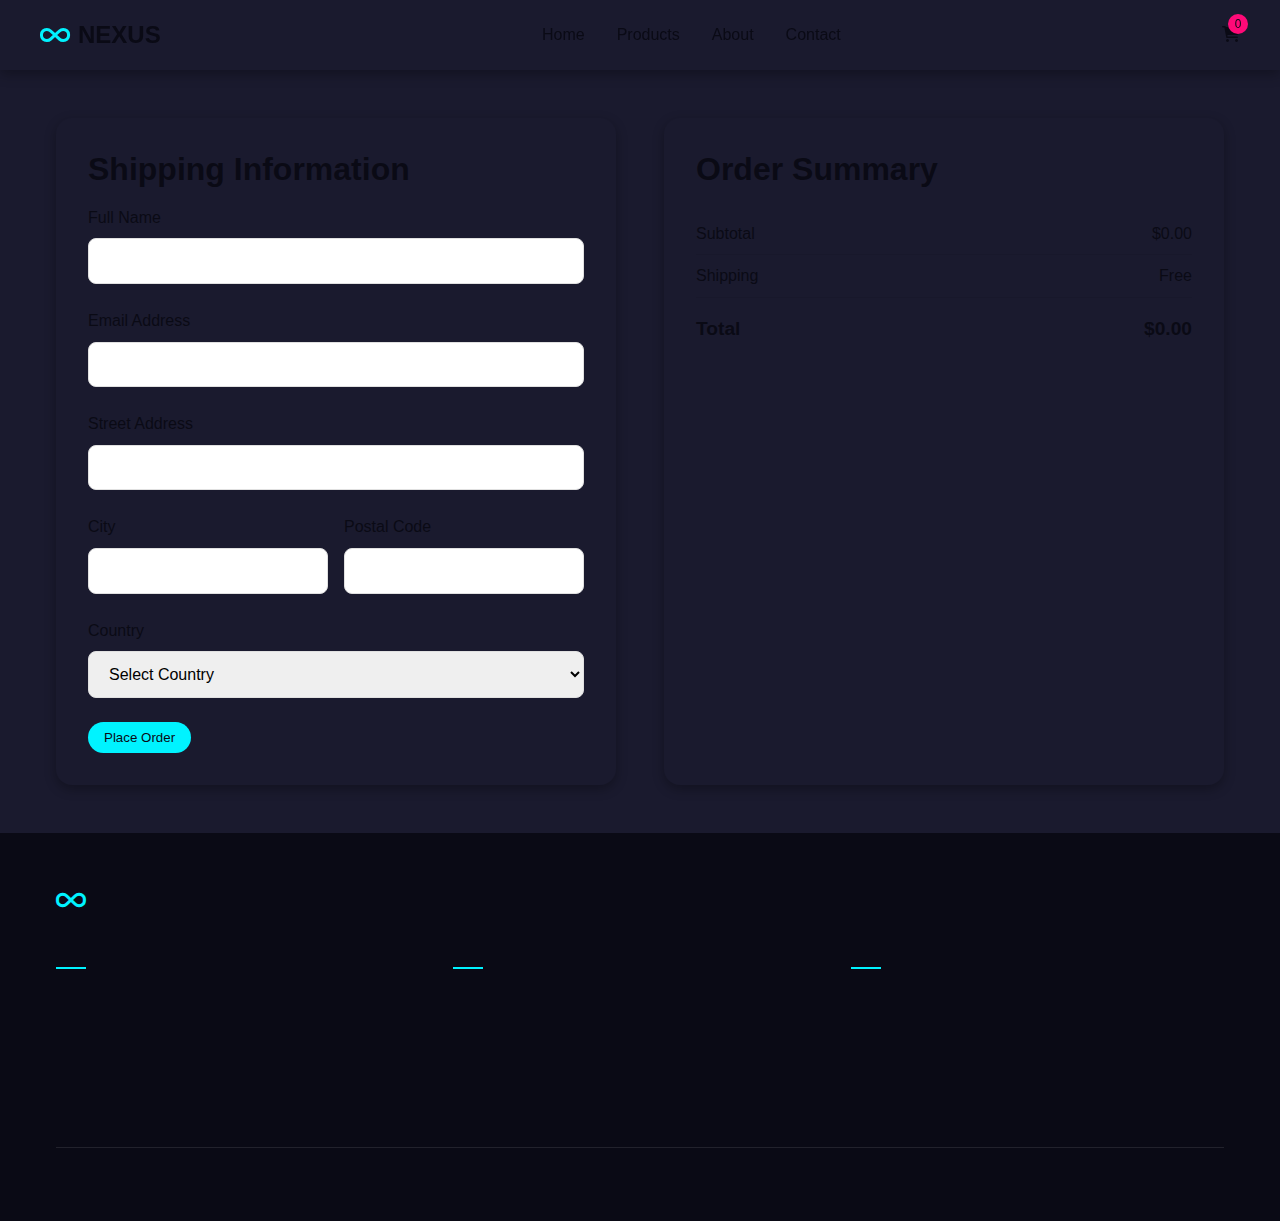
<file: store-front/checkout.html>
<!DOCTYPE html>
<html lang="en">
<head>
    <meta charset="UTF-8">
    <meta name="viewport" content="width=device-width, initial-scale=1.0">
    <title>Checkout | Nexus Store</title>
    <link rel="stylesheet" href="css/variables.css">
    <link rel="stylesheet" href="css/main.css">
    <link rel="stylesheet" href="https://cdnjs.cloudflare.com/ajax/libs/font-awesome/6.0.0-beta3/css/all.min.css">
</head>
<body>
    <!-- Header -->
    <header class="header">
        <div class="container">
            <div class="logo">
                <i class="fas fa-infinity"></i>
                <span>NEXUS</span>
            </div>
            <nav class="nav">
                <ul>
                    <li><a href="index.html">Home</a></li>
                    <li><a href="products.html">Products</a></li>
                    <li><a href="about.html">About</a></li>
                    <li><a href="contact.html">Contact</a></li>
                </ul>
            </nav>
            <div class="cart-icon">
                <a href="cart.html">
                    <i class="fas fa-shopping-cart"></i>
                    <span class="cart-count">0</span>
                </a>
            </div>
        </div>
    </header>

    <!-- Checkout Content -->
    <main class="container">
        <section class="checkout-section">
            <div class="checkout-grid">
                <div class="shipping-form">
                    <h2>Shipping Information</h2>
                    <form id="checkout-form">
                        <div class="form-group">
                            <label for="name">Full Name</label>
                            <input type="text" id="name" name="name" required>
                        </div>
                        <div class="form-group">
                            <label for="email">Email Address</label>
                            <input type="email" id="email" name="email" required>
                        </div>
                        <div class="form-group">
                            <label for="address">Street Address</label>
                            <input type="text" id="address" name="address" required>
                        </div>
                        <div class="form-row">
                            <div class="form-group">
                                <label for="city">City</label>
                                <input type="text" id="city" name="city" required>
                            </div>
                            <div class="form-group">
                                <label for="postal">Postal Code</label>
                                <input type="text" id="postal" name="postal" required>
                            </div>
                        </div>
                        <div class="form-group">
                            <label for="country">Country</label>
                            <select id="country" name="country" required>
                                <option value="">Select Country</option>
                                <option value="US">United States</option>
                                <option value="CA">Canada</option>
                                <option value="UK">United Kingdom</option>
                                <option value="DE">Germany</option>
                                <!-- More countries -->
                            </select>
                        </div>
                        <button type="submit" class="btn btn-primary" id="place-order-btn">
                            Place Order
                        </button>
                    </form>
                </div>
                
                <div class="order-summary">
                    <h2>Order Summary</h2>
                    <div id="order-items">
                        <!-- Order items loaded dynamically -->
                    </div>
                    <div class="summary-details">
                        <div class="summary-row">
                            <span>Subtotal</span>
                            <span id="order-subtotal">$0.00</span>
                        </div>
                        <div class="summary-row">
                            <span>Shipping</span>
                            <span>Free</span>
                        </div>
                        <div class="summary-row total">
                            <span>Total</span>
                            <span id="order-total">$0.00</span>
                        </div>
                    </div>
                </div>
            </div>
        </section>
    </main>

    <!-- Footer -->
    <footer class="footer">
        <div class="container">
            <div class="footer-logo">
                <i class="fas fa-infinity"></i>
                <span>NEXUS</span>
            </div>
            <div class="footer-links">
                <div>
                    <h3>Products</h3>
                    <ul>
                        <li><a href="#">Smart Devices</a></li>
                        <li><a href="#">Wearables</a></li>
                        <li><a href="#">Home Tech</a></li>
                        <li><a href="#">Accessories</a></li>
                    </ul>
                </div>
                <div>
                    <h3>Support</h3>
                    <ul>
                        <li><a href="contact.html">Contact Us</a></li>
                        <li><a href="contact.html#faq">FAQs</a></li>
                        <li><a href="track.html">Shipping</a></li>
                        <li><a href="#">Returns</a></li>
                    </ul>
                </div>
                <div>
                    <h3>Company</h3>
                    <ul>
                        <li><a href="#">About Us</a></li>
                        <li><a href="#">Careers</a></li>
                        <li><a href="#">Press</a></li>
                        <li><a href="#">Sustainability</a></li>
                    </ul>
                </div>
            </div>
            <div class="footer-bottom">
                <p>&copy; 2023 Nexus. All rights reserved.</p>
                <div class="social-icons">
                    <a href="#"><i class="fab fa-twitter"></i></a>
                    <a href="#"><i class="fab fa-instagram"></i></a>
                    <a href="#"><i class="fab fa-facebook"></i></a>
                    <a href="#"><i class="fab fa-youtube"></i></a>
                </div>
            </div>
        </div>
    </footer>

    <script src="js/checkout.js"></script>
</body>
</html>
</file>
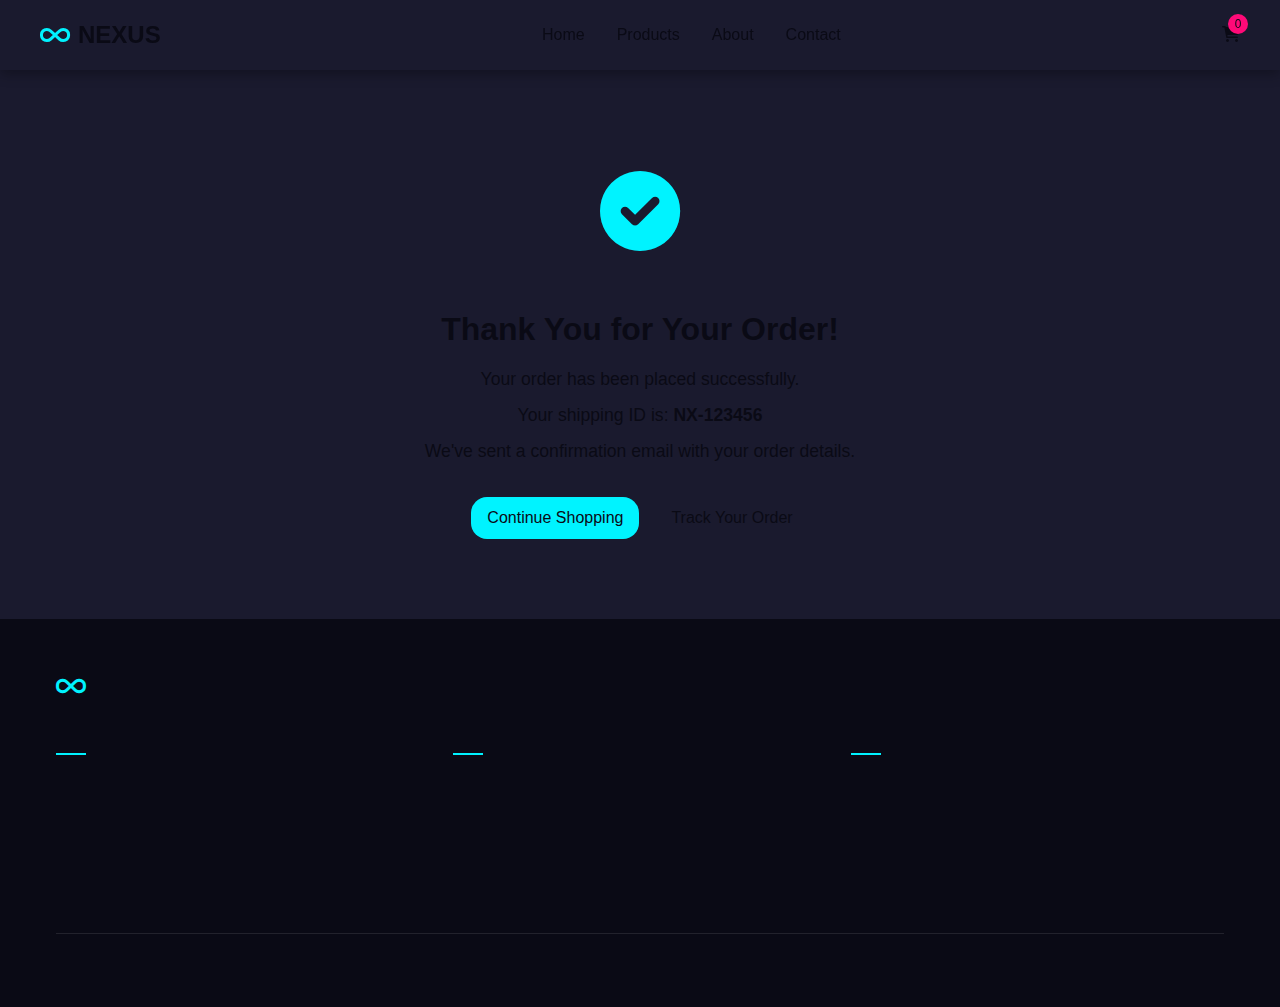
<file: store-front/confirmation.html>
<!DOCTYPE html>
<html lang="en">
<head>
    <meta charset="UTF-8">
    <meta name="viewport" content="width=device-width, initial-scale=1.0">
    <title>Order Confirmation | Nexus Store</title>
    <link rel="stylesheet" href="css/variables.css">
    <link rel="stylesheet" href="css/main.css">
    <link rel="stylesheet" href="https://cdnjs.cloudflare.com/ajax/libs/font-awesome/6.0.0-beta3/css/all.min.css">
</head>
<body>
    <!-- Header -->
    <header class="header">
        <div class="container">
            <div class="logo">
                <i class="fas fa-infinity"></i>
                <span>NEXUS</span>
            </div>
            <nav class="nav">
                <ul>
                    <li><a href="index.html">Home</a></li>
                    <li><a href="products.html">Products</a></li>
                    <li><a href="about.html">About</a></li>
                    <li><a href="contact.html">Contact</a></li>
                </ul>
            </nav>
            <div class="cart-icon">
                <a href="cart.html">
                    <i class="fas fa-shopping-cart"></i>
                    <span class="cart-count">0</span>
                </a>
            </div>
        </div>
    </header>

    <!-- Confirmation Content -->
    <main class="container">
        <section class="confirmation">
            <div class="confirmation-icon">
                <i class="fas fa-check-circle"></i>
            </div>
            <h2>Thank You for Your Order!</h2>
            <p>Your order has been placed successfully.</p>
            <p>Your shipping ID is: <strong id="shipping-id">NX-123456</strong></p>
            <p>We've sent a confirmation email with your order details.</p>
            <div class="confirmation-actions">
                <a href="index.html" class="btn btn-primary">Continue Shopping</a>
                <a href="track.html" class="btn btn-secondary">Track Your Order</a>
            </div>
        </section>
    </main>

    <!-- Footer -->
    <footer class="footer">
        <div class="container">
            <div class="footer-logo">
                <i class="fas fa-infinity"></i>
                <span>NEXUS</span>
            </div>
            <div class="footer-links">
                <div>
                    <h3>Products</h3>
                    <ul>
                        <li><a href="#">Smart Devices</a></li>
                        <li><a href="#">Wearables</a></li>
                        <li><a href="#">Home Tech</a></li>
                        <li><a href="#">Accessories</a></li>
                    </ul>
                </div>
                <div>
                    <h3>Support</h3>
                    <ul>
                        <li><a href="#">Contact Us</a></li>
                        <li><a href="#">FAQs</a></li>
                        <li><a href="#">Shipping</a></li>
                        <li><a href="#">Returns</a></li>
                    </ul>
                </div>
                <div>
                    <h3>Company</h3>
                    <ul>
                        <li><a href="#">About Us</a></li>
                        <li><a href="#">Careers</a></li>
                        <li><a href="#">Press</a></li>
                        <li><a href="#">Sustainability</a></li>
                    </ul>
                </div>
            </div>
            <div class="footer-bottom">
                <p>&copy; 2023 Nexus. All rights reserved.</p>
                <div class="social-icons">
                    <a href="#"><i class="fab fa-twitter"></i></a>
                    <a href="#"><i class="fab fa-instagram"></i></a>
                    <a href="#"><i class="fab fa-facebook"></i></a>
                    <a href="#"><i class="fab fa-youtube"></i></a>
                </div>
            </div>
        </div>
    </footer>

    <script>
        // Clear cart and update cart count
        localStorage.removeItem('cart');
        document.querySelectorAll('.cart-count').forEach(el => {
            el.textContent = '0';
        });

        // Display shipping ID from URL
        const urlParams = new URLSearchParams(window.location.search);
        const shippingId = urlParams.get('shippingId');
        if (shippingId) {
            document.getElementById('shipping-id').textContent = shippingId;
        }
    </script>
</body>
</html>
</file>
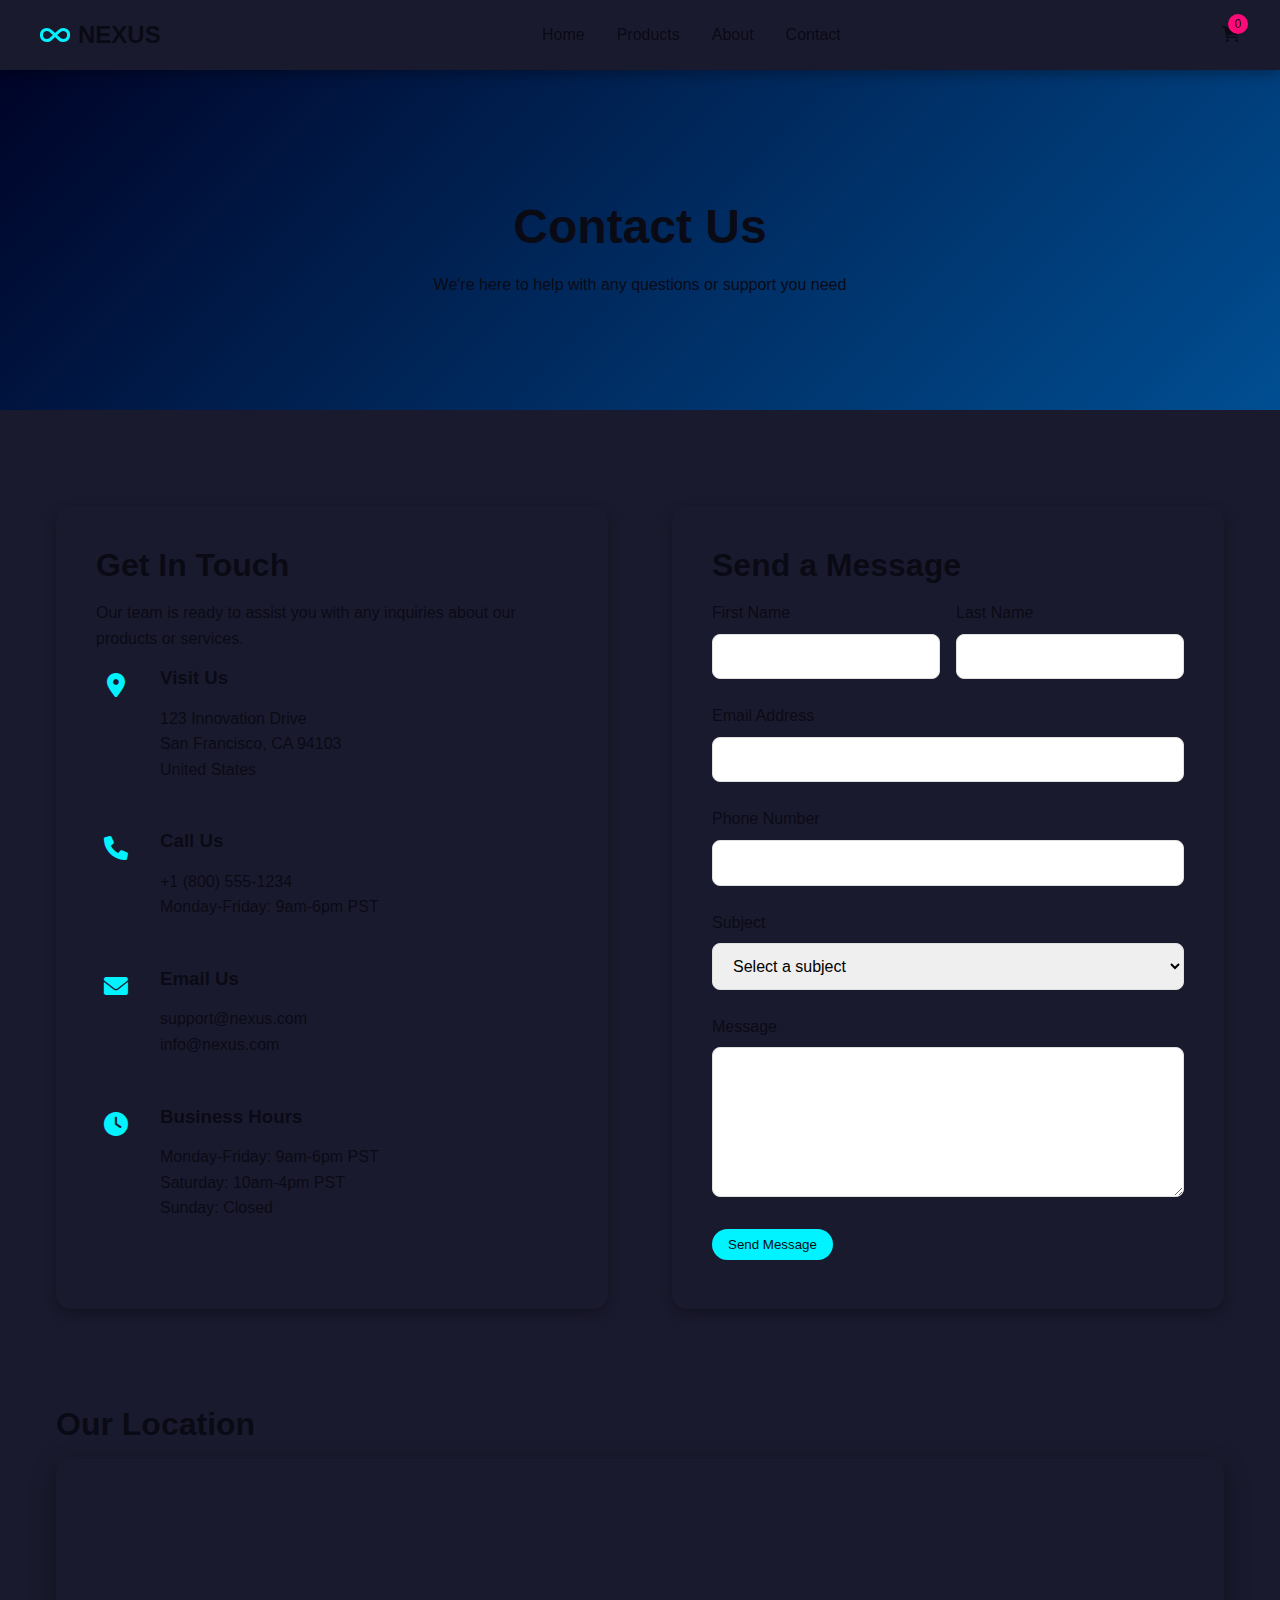
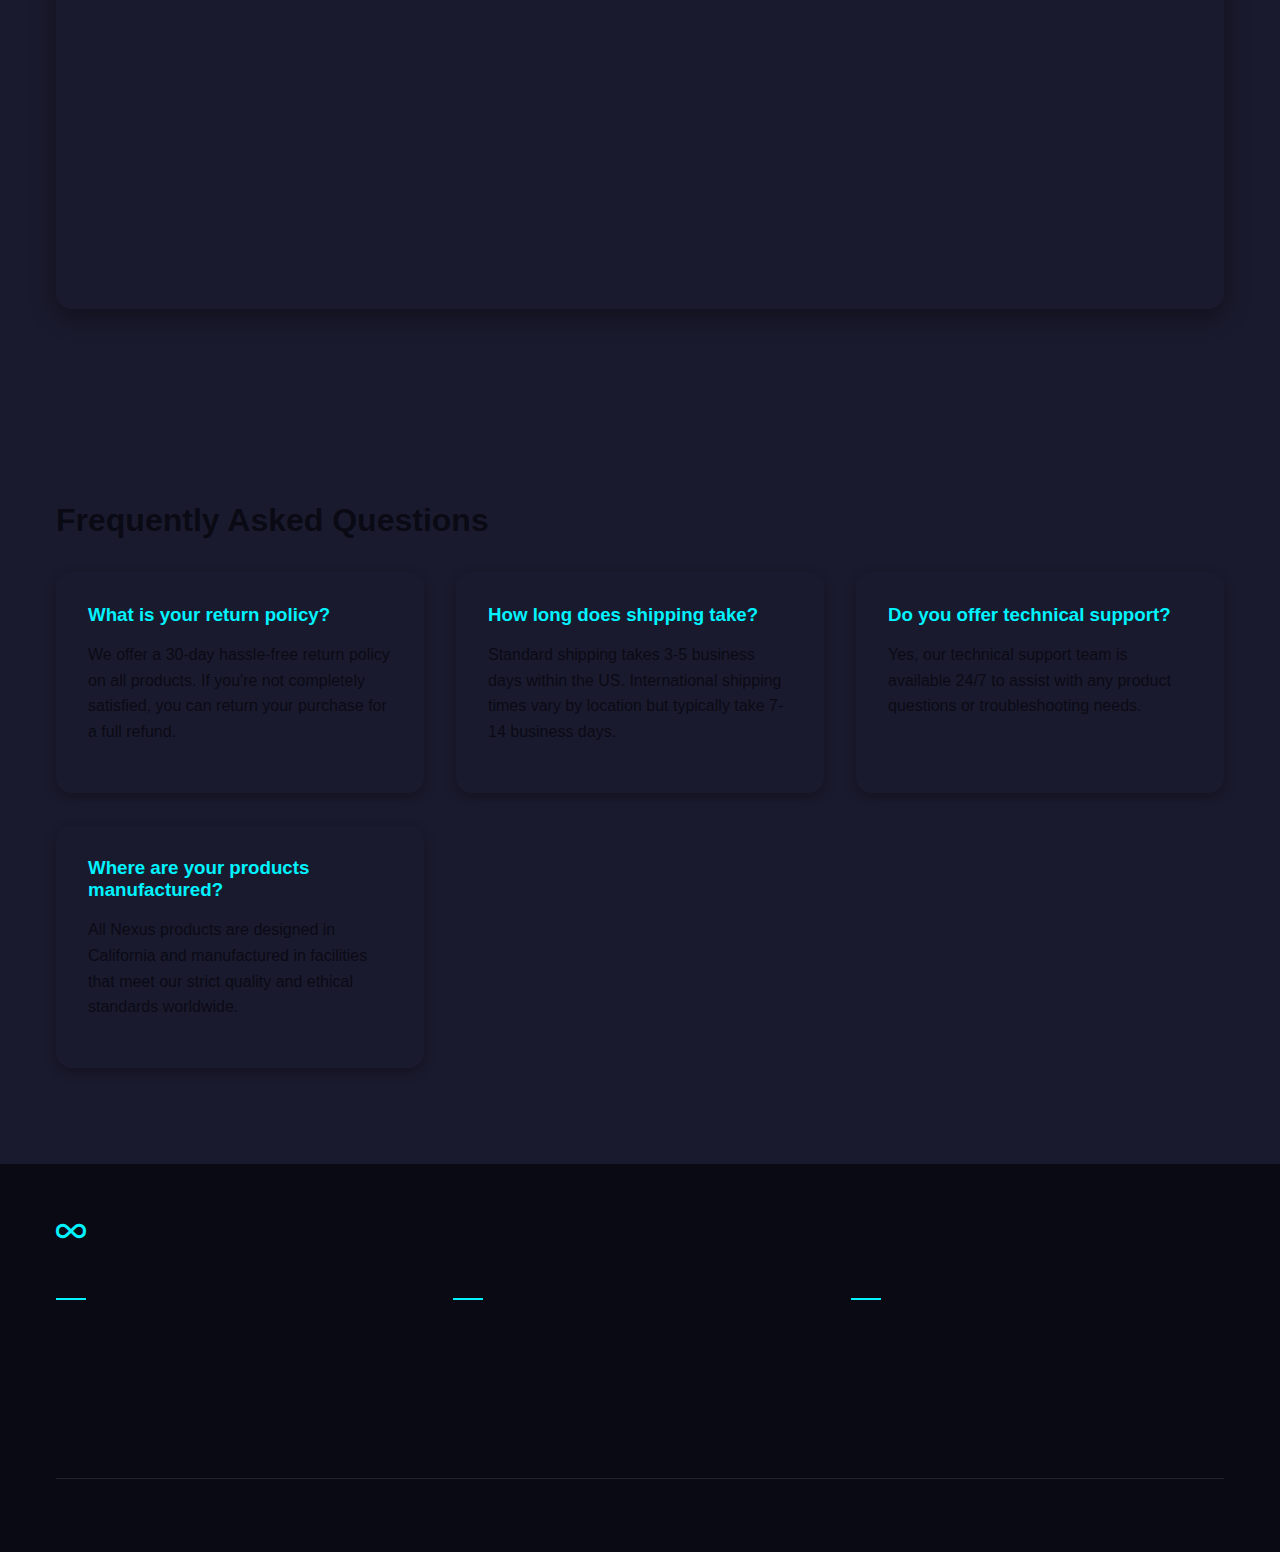
<file: store-front/contact.html>
<!DOCTYPE html>
<html lang="en">
<head>
    <meta charset="UTF-8">
    <meta name="viewport" content="width=device-width, initial-scale=1.0">
    <title>Contact Us | Nexus Store</title>
    <link rel="stylesheet" href="css/variables.css">
    <link rel="stylesheet" href="css/main.css">
    <link rel="stylesheet" href="https://cdnjs.cloudflare.com/ajax/libs/font-awesome/6.0.0-beta3/css/all.min.css">
    <style>
        /* Contact page specific styles */
        .contact-hero {
            background: linear-gradient(135deg, #000428, #004e92);
            color: var(--white);
            padding: 8rem 0 6rem;
            text-align: center;
        }
        
        .contact-section {
            padding: 6rem 0;
        }
        
        .contact-grid {
            display: grid;
            grid-template-columns: 1fr 1fr;
            gap: 4rem;
        }
        
        .contact-info {
            background-color: var(--white);
            border-radius: var(--border-radius);
            padding: 2.5rem;
            box-shadow: var(--shadow-sm);
        }
        
        .info-item {
            display: flex;
            gap: 1.5rem;
            margin-bottom: 2rem;
            align-items: flex-start;
        }
        
        .info-icon {
            font-size: 1.5rem;
            color: var(--primary);
            min-width: 40px;
            text-align: center;
        }
        
        .contact-form {
            background-color: var(--white);
            border-radius: var(--border-radius);
            padding: 2.5rem;
            box-shadow: var(--shadow-sm);
        }
        
        .form-group {
            margin-bottom: 1.5rem;
        }
        
        .form-group label {
            display: block;
            margin-bottom: 0.5rem;
            font-weight: 500;
        }
        
        .form-group input,
        .form-group textarea,
        .form-group select {
            width: 100%;
            padding: 0.8rem 1rem;
            border: 1px solid #e0e0e0;
            border-radius: 8px;
            font-size: 1rem;
            transition: var(--transition);
        }
        
        .form-group input:focus,
        .form-group textarea:focus,
        .form-group select:focus {
            border-color: var(--primary);
            outline: none;
            box-shadow: 0 0 0 3px rgba(0, 113, 227, 0.2);
        }
        
        .form-row {
            display: grid;
            grid-template-columns: 1fr 1fr;
            gap: 1rem;
        }
        
        textarea {
            min-height: 150px;
            resize: vertical;
        }
        
        .map-section {
            padding: 0 0 6rem;
        }
        
        .map-container {
            border-radius: var(--border-radius);
            overflow: hidden;
            box-shadow: var(--shadow-md);
            height: 450px;
        }
        
        .map-container iframe {
            width: 100%;
            height: 100%;
            border: 0;
        }
        
        @media (max-width: 768px) {
            .contact-grid {
                grid-template-columns: 1fr;
            }
            
            .form-row {
                grid-template-columns: 1fr;
            }
        }
    </style>
</head>
<body>
    <!-- Header -->
    <header class="header">
        <div class="container">
            <div class="logo">
                <i class="fas fa-infinity"></i>
                <span>NEXUS</span>
            </div>
            <nav class="nav">
                <ul>
                    <li><a href="index.html">Home</a></li>
                    <li><a href="products.html">Products</a></li>
                    <li><a href="about.html">About</a></li>
                    <li><a href="contact.html">Contact</a></li>
                </ul>
            </nav>
            <div class="cart-icon">
                <a href="cart.html">
                    <i class="fas fa-shopping-cart"></i>
                    <span class="cart-count">0</span>
                </a>
            </div>
        </div>
    </header>

    <!-- Contact Hero -->
    <section class="contact-hero">
        <div class="container">
            <h1>Contact Us</h1>
            <p>We're here to help with any questions or support you need</p>
        </div>
    </section>

    <!-- Contact Section -->
    <section class="contact-section">
        <div class="container">
            <div class="contact-grid">
                <div class="contact-info">
                    <h2>Get In Touch</h2>
                    <p>Our team is ready to assist you with any inquiries about our products or services.</p>
                    
                    <div class="info-items">
                        <div class="info-item">
                            <div class="info-icon">
                                <i class="fas fa-map-marker-alt"></i>
                            </div>
                            <div>
                                <h3>Visit Us</h3>
                                <p>123 Innovation Drive<br>San Francisco, CA 94103<br>United States</p>
                            </div>
                        </div>
                        
                        <div class="info-item">
                            <div class="info-icon">
                                <i class="fas fa-phone"></i>
                            </div>
                            <div>
                                <h3>Call Us</h3>
                                <p>+1 (800) 555-1234<br>Monday-Friday: 9am-6pm PST</p>
                            </div>
                        </div>
                        
                        <div class="info-item">
                            <div class="info-icon">
                                <i class="fas fa-envelope"></i>
                            </div>
                            <div>
                                <h3>Email Us</h3>
                                <p>support@nexus.com<br>info@nexus.com</p>
                            </div>
                        </div>
                        
                        <div class="info-item">
                            <div class="info-icon">
                                <i class="fas fa-clock"></i>
                            </div>
                            <div>
                                <h3>Business Hours</h3>
                                <p>Monday-Friday: 9am-6pm PST<br>Saturday: 10am-4pm PST<br>Sunday: Closed</p>
                            </div>
                        </div>
                    </div>
                </div>
                
                <div class="contact-form">
                    <h2>Send a Message</h2>
                    <form id="contactForm">
                        <div class="form-row">
                            <div class="form-group">
                                <label for="firstName">First Name</label>
                                <input type="text" id="firstName" name="firstName" required>
                            </div>
                            <div class="form-group">
                                <label for="lastName">Last Name</label>
                                <input type="text" id="lastName" name="lastName" required>
                            </div>
                        </div>
                        
                        <div class="form-group">
                            <label for="email">Email Address</label>
                            <input type="email" id="email" name="email" required>
                        </div>
                        
                        <div class="form-group">
                            <label for="phone">Phone Number</label>
                            <input type="tel" id="phone" name="phone">
                        </div>
                        
                        <div class="form-group">
                            <label for="subject">Subject</label>
                            <select id="subject" name="subject" required>
                                <option value="">Select a subject</option>
                                <option value="product">Product Inquiry</option>
                                <option value="order">Order Support</option>
                                <option value="technical">Technical Support</option>
                                <option value="billing">Billing Question</option>
                                <option value="feedback">Feedback/Suggestion</option>
                                <option value="other">Other</option>
                            </select>
                        </div>
                        
                        <div class="form-group">
                            <label for="message">Message</label>
                            <textarea id="message" name="message" required></textarea>
                        </div>
                        
                        <button type="submit" class="btn btn-primary" id="contact-submit">Send Message</button>
                    </form>
                </div>
            </div>
        </div>
    </section>

    <!-- Map Section -->
    <section class="map-section">
        <div class="container">
            <h2>Our Location</h2>
            <div class="map-container">
                <iframe src="https://www.google.com/maps/embed?pb=!1m18!1m12!1m3!1d3153.655810606768!2d-122.419415584682!3d37.77492997975931!2m3!1f0!2f0!3f0!3m2!1i1024!2i768!4f13.1!3m3!1m2!1s0x8085809c6c8f4459%3A0xb10ed6d9b5050fa5!2sSan%20Francisco%2C%20CA!5e0!3m2!1sen!2sus!4v1620000000000!5m2!1sen!2sus" allowfullscreen></iframe>
            </div>
        </div>
    </section>

    <!-- FAQ Section -->
    <section class="faq-section" id="faq">
        <div class="container">
            <h2>Frequently Asked Questions</h2>
            
            <div class="faq-grid">
                <div class="faq-item">
                    <h3>What is your return policy?</h3>
                    <p>We offer a 30-day hassle-free return policy on all products. If you're not completely satisfied, you can return your purchase for a full refund.</p>
                </div>
                
                <div class="faq-item">
                    <h3>How long does shipping take?</h3>
                    <p>Standard shipping takes 3-5 business days within the US. International shipping times vary by location but typically take 7-14 business days.</p>
                </div>
                
                <div class="faq-item">
                    <h3>Do you offer technical support?</h3>
                    <p>Yes, our technical support team is available 24/7 to assist with any product questions or troubleshooting needs.</p>
                </div>
                
                <div class="faq-item">
                    <h3>Where are your products manufactured?</h3>
                    <p>All Nexus products are designed in California and manufactured in facilities that meet our strict quality and ethical standards worldwide.</p>
                </div>
            </div>
        </div>
    </section>

    <!-- Footer -->
    <footer class="footer">
        <div class="container">
            <div class="footer-logo">
                <i class="fas fa-infinity"></i>
                <span>NEXUS</span>
            </div>
            <div class="footer-links">
                <div>
                    <h3>Products</h3>
                    <ul>
                        <li><a href="index.html#featured-products">Smart Devices</a></li>
                        <li><a href="index.html#featured-products">Wearables</a></li>
                        <li><a href="index.html#featured-products">Home Tech</a></li>
                        <li><a href="index.html#featured-products">Accessories</a></li>
                    </ul>
                </div>
                <div>
                    <h3>Company</h3>
                    <ul>
                        <li><a href="about.html">About Us</a></li>
                        <li><a href="#">Careers</a></li>
                        <li><a href="#">Press</a></li>
                        <li><a href="#">Sustainability</a></li>
                    </ul>
                </div>
                <div>
                    <h3>Support</h3>
                    <ul>
                        <li><a href="contact.html">Contact Us</a></li>
                        <li><a href="contact.html#faq">FAQs</a></li>
                        <li><a href="track.html">Shipping</a></li>
                        <li><a href="#">Returns</a></li>
                    </ul>
                </div>
            </div>
            <div class="footer-bottom">
                <p>&copy; 2023 Nexus. All rights reserved.</p>
                <div class="social-icons">
                    <a href="#"><i class="fab fa-twitter"></i></a>
                    <a href="#"><i class="fab fa-instagram"></i></a>
                    <a href="#"><i class="fab fa-facebook"></i></a>
                    <a href="#"><i class="fab fa-youtube"></i></a>
                </div>
            </div>
        </div>
    </footer>

    <script>
    document.getElementById('contactForm').addEventListener('submit', async function(e) {
        e.preventDefault();
        
        const submitButton = document.getElementById('contact-submit');
        submitButton.disabled = true;
        submitButton.innerHTML = '<i class="fas fa-spinner fa-spin"></i> Sending...';
        
        try {
            const formData = new FormData(this);
            const data = Object.fromEntries(formData.entries());
            
            const response = await fetch('http://localhost:3000/api/contact', {
                method: 'POST',
                headers: {
                    'Content-Type': 'application/json'
                },
                body: JSON.stringify(data)
            });
            
            if (response.ok) {
                alert('Thank you for your message! We will contact you soon.');
                this.reset();
            } else {
                throw new Error('Failed to send message');
            }
        } catch (error) {
            console.error('Contact error:', error);
            alert('Failed to send message. Please try again later.');
        } finally {
            submitButton.disabled = false;
            submitButton.innerHTML = 'Send Message';
        }
    });
    </script>
</body>
</html>
</file>
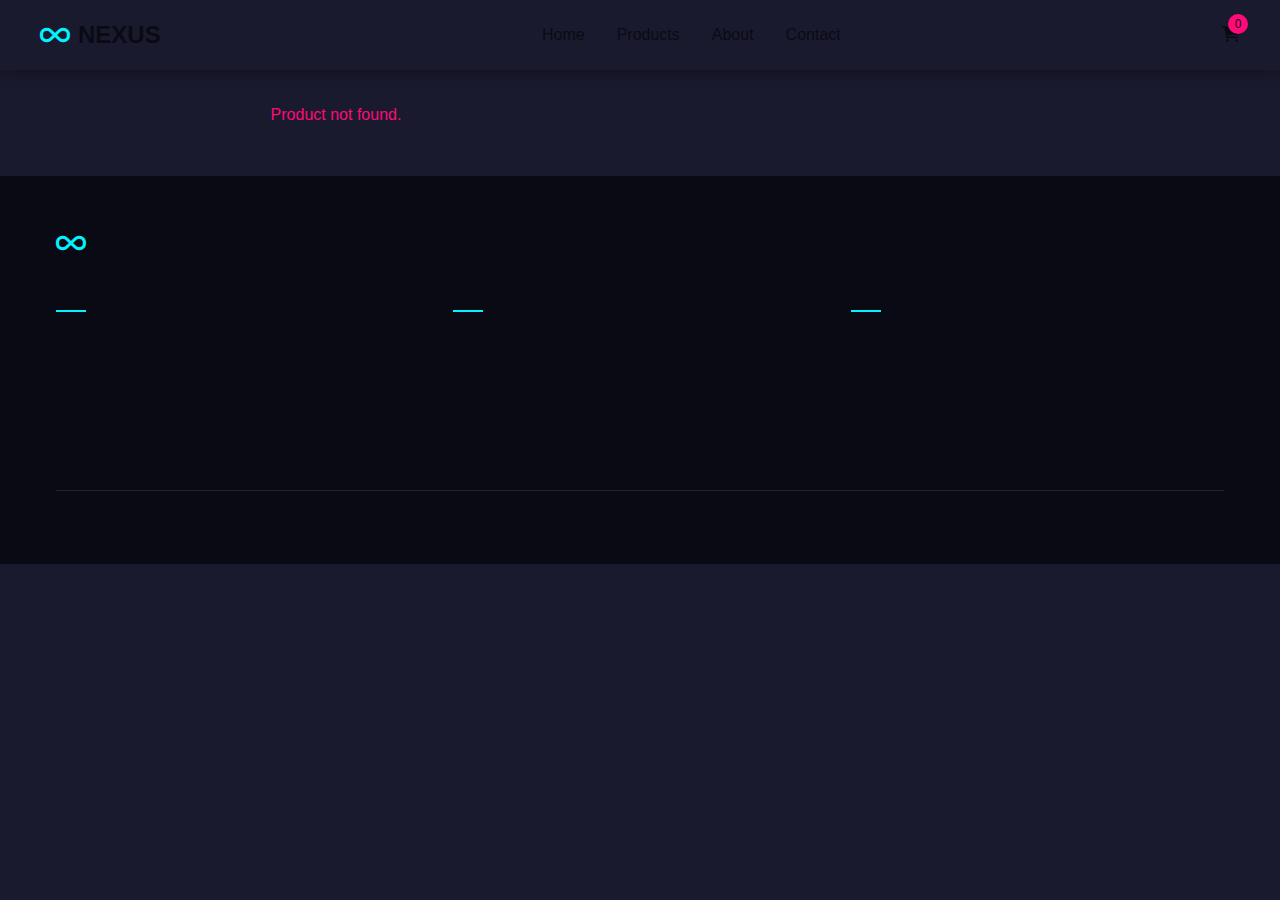
<file: store-front/product.html>
<!DOCTYPE html>
<html lang="en">
<head>
    <meta charset="UTF-8">
    <meta name="viewport" content="width=device-width, initial-scale=1.0">
    <title>Product | Nexus Store</title>
    <link rel="stylesheet" href="css/variables.css">
    <link rel="stylesheet" href="css/main.css">
    <link rel="stylesheet" href="https://cdnjs.cloudflare.com/ajax/libs/font-awesome/6.0.0-beta3/css/all.min.css">
</head>
<body>
    <!-- Header -->
    <header class="header">
        <div class="container">
            <div class="logo">
                <i class="fas fa-infinity"></i>
                <span>NEXUS</span>
            </div>
            <nav class="nav">
                <ul>
                    <li><a href="index.html">Home</a></li>
                    <li><a href="products.html">Products</a></li>
                    <li><a href="about.html">About</a></li>
                    <li><a href="contact.html">Contact</a></li>
                </ul>
            </nav>
            <div class="cart-icon">
                <a href="cart.html">
                    <i class="fas fa-shopping-cart"></i>
                    <span class="cart-count">0</span>
                </a>
            </div>
        </div>
    </header>

    <!-- Product Detail -->
    <main class="container product-detail">
        <div id="product-container" class="product-grid">
            <!-- Product loaded dynamically -->
        </div>
    </main>

    <!-- Footer -->
    <footer class="footer">
        <div class="container">
            <div class="footer-logo">
                <i class="fas fa-infinity"></i>
                <span>NEXUS</span>
            </div>
            <div class="footer-links">
                <div>
                    <h3>Products</h3>
                    <ul>
                        <li><a href="#">Smart Devices</a></li>
                        <li><a href="#">Wearables</a></li>
                        <li><a href="#">Home Tech</a></li>
                        <li><a href="#">Accessories</a></li>
                    </ul>
                </div>
                <div>
                    <h3>Support</h3>
                    <ul>
                        <li><a href="contact.html">Contact Us</a></li>
                        <li><a href="contact.html#faq">FAQs</a></li>
                        <li><a href="track.html">Shipping</a></li>
                        <li><a href="#">Returns</a></li>
                    </ul>
                </div>
                <div>
                    <h3>Company</h3>
                    <ul>
                        <li><a href="#">About Us</a></li>
                        <li><a href="#">Careers</a></li>
                        <li><a href="#">Press</a></li>
                        <li><a href="#">Sustainability</a></li>
                    </ul>
                </div>
            </div>
            <div class="footer-bottom">
                <p>&copy; 2023 Nexus. All rights reserved.</p>
                <div class="social-icons">
                    <a href="#"><i class="fab fa-twitter"></i></a>
                    <a href="#"><i class="fab fa-instagram"></i></a>
                    <a href="#"><i class="fab fa-facebook"></i></a>
                    <a href="#"><i class="fab fa-youtube"></i></a>
                </div>
            </div>
        </div>
    </footer>

    <script src="js/product.js"></script>
</body>
</html>
</file>
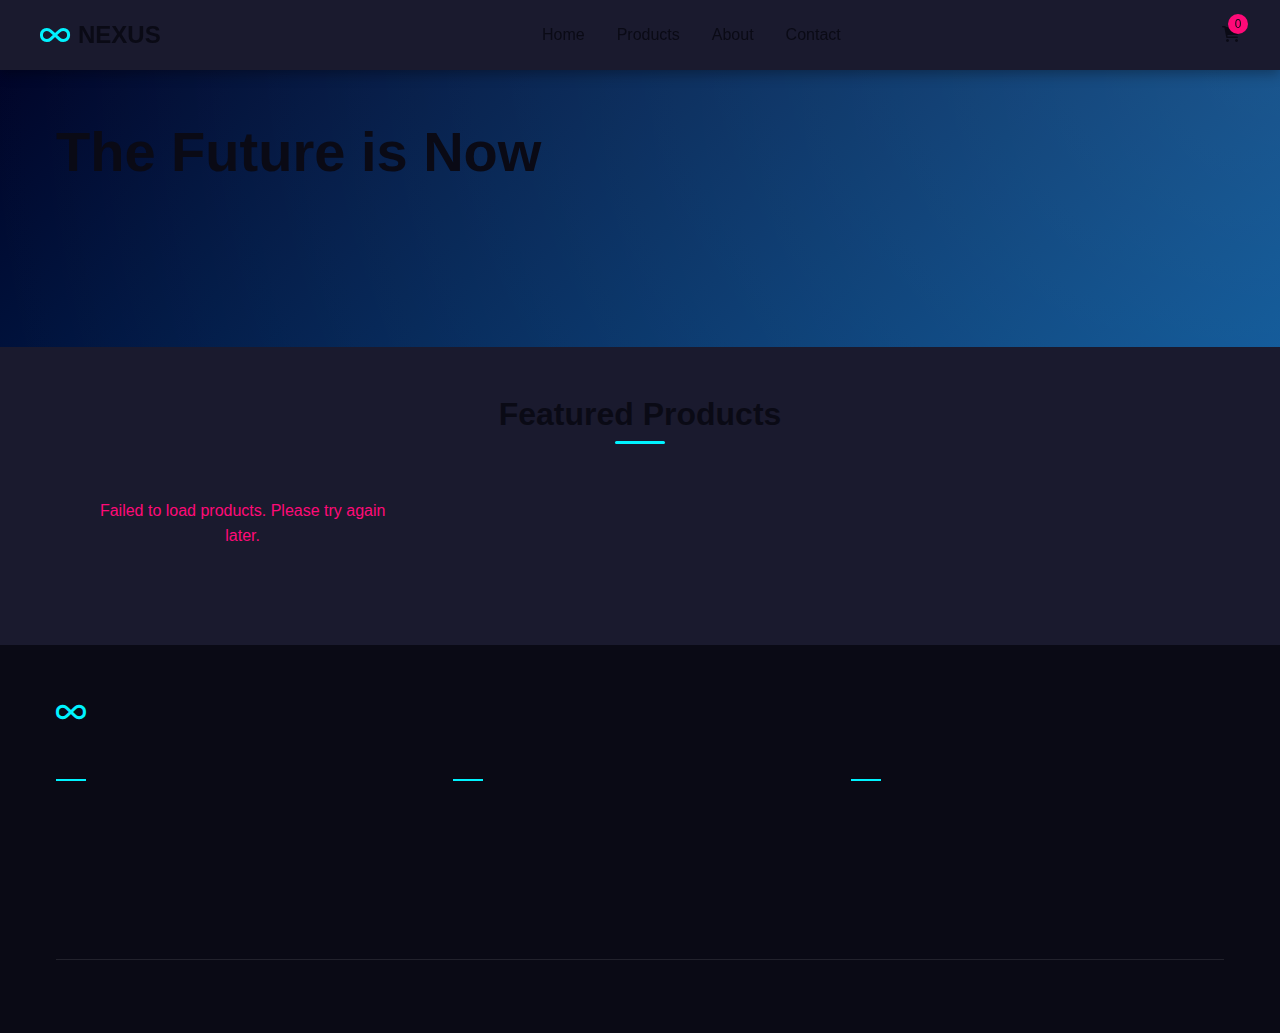
<file: store-front/products.html>
<!DOCTYPE html>
<html lang="en">
<head>
    <meta charset="UTF-8">
    <meta name="viewport" content="width=device-width, initial-scale=1.0">
    <title>Nexus Store | Futuristic Tech</title>
    <link rel="stylesheet" href="css/variables.css">
    <link rel="stylesheet" href="css/main.css">
    <link rel="stylesheet" href="https://cdnjs.cloudflare.com/ajax/libs/font-awesome/6.0.0-beta3/css/all.min.css">
</head>
<body>
    <!-- Header -->
    <header class="header">
        <div class="container">
            <div class="logo">
                <i class="fas fa-infinity"></i>
                <span>NEXUS</span>
            </div>
            <nav class="nav">
                <ul>
                    <li><a href="index.html">Home</a></li>
                    <li><a href="#">Products</a></li>
                    <li><a href="about.html">About</a></li>
                    <li><a href="contact.html">Contact</a></li>
                </ul>
            </nav>
            <div class="cart-icon">
                <a href="cart.html">
                    <i class="fas fa-shopping-cart"></i>
                    <span class="cart-count">0</span>
                </a>
            </div>
        </div>
    </header>

    <!-- Hero Section -->
    <section class="hero">
        <div class="container">
            <div class="hero-content">
                <h1>The Future is Now</h1>
                <p>Experience cutting-edge technology designed for tomorrow</p>
                <a href="#" class="btn btn-primary">Explore Products</a>
            </div>
        </div>
    </section>

    <!-- Featured Products -->
    <section class="featured-products">
        <div class="container">
            <h2>Featured Products</h2>
            <div class="products-grid" id="featured-products">
                <!-- Products loaded dynamically -->
            </div>
        </div>
    </section>

    <!-- Footer -->
    <footer class="footer">
        <div class="container">
            <div class="footer-logo">
                <i class="fas fa-infinity"></i>
                <span>NEXUS</span>
            </div>
            <div class="footer-links">
                <div>
                    <h3>Products</h3>
                    <ul>
                        <li><a href="#">Smart Devices</a></li>
                        <li><a href="#">Wearables</a></li>
                        <li><a href="#">Home Tech</a></li>
                        <li><a href="#">Accessories</a></li>
                    </ul>
                </div>
                <div>
                    <h3>Support</h3>
                    <ul>
                        <li><a href="contact.html">Contact Us</a></li>
                        <li><a href="contact.html#faq">FAQs</a></li>
                        <li><a href="track.html">Shipping</a></li>
                        <li><a href="#">Returns</a></li>
                    </ul>
                </div>
                <div>
                    <h3>Company</h3>
                    <ul>
                        <li><a href="#">About Us</a></li>
                        <li><a href="#">Careers</a></li>
                        <li><a href="#">Press</a></li>
                        <li><a href="#">Sustainability</a></li>
                    </ul>
                </div>
            </div>
            <div class="footer-bottom">
                <p>&copy; 2023 Nexus. All rights reserved.</p>
                <div class="social-icons">
                    <a href="#"><i class="fab fa-twitter"></i></a>
                    <a href="#"><i class="fab fa-instagram"></i></a>
                    <a href="#"><i class="fab fa-facebook"></i></a>
                    <a href="#"><i class="fab fa-youtube"></i></a>
                </div>
            </div>
        </div>
    </footer>

    <script src="js/main.js"></script>
</body>
</html>
</file>
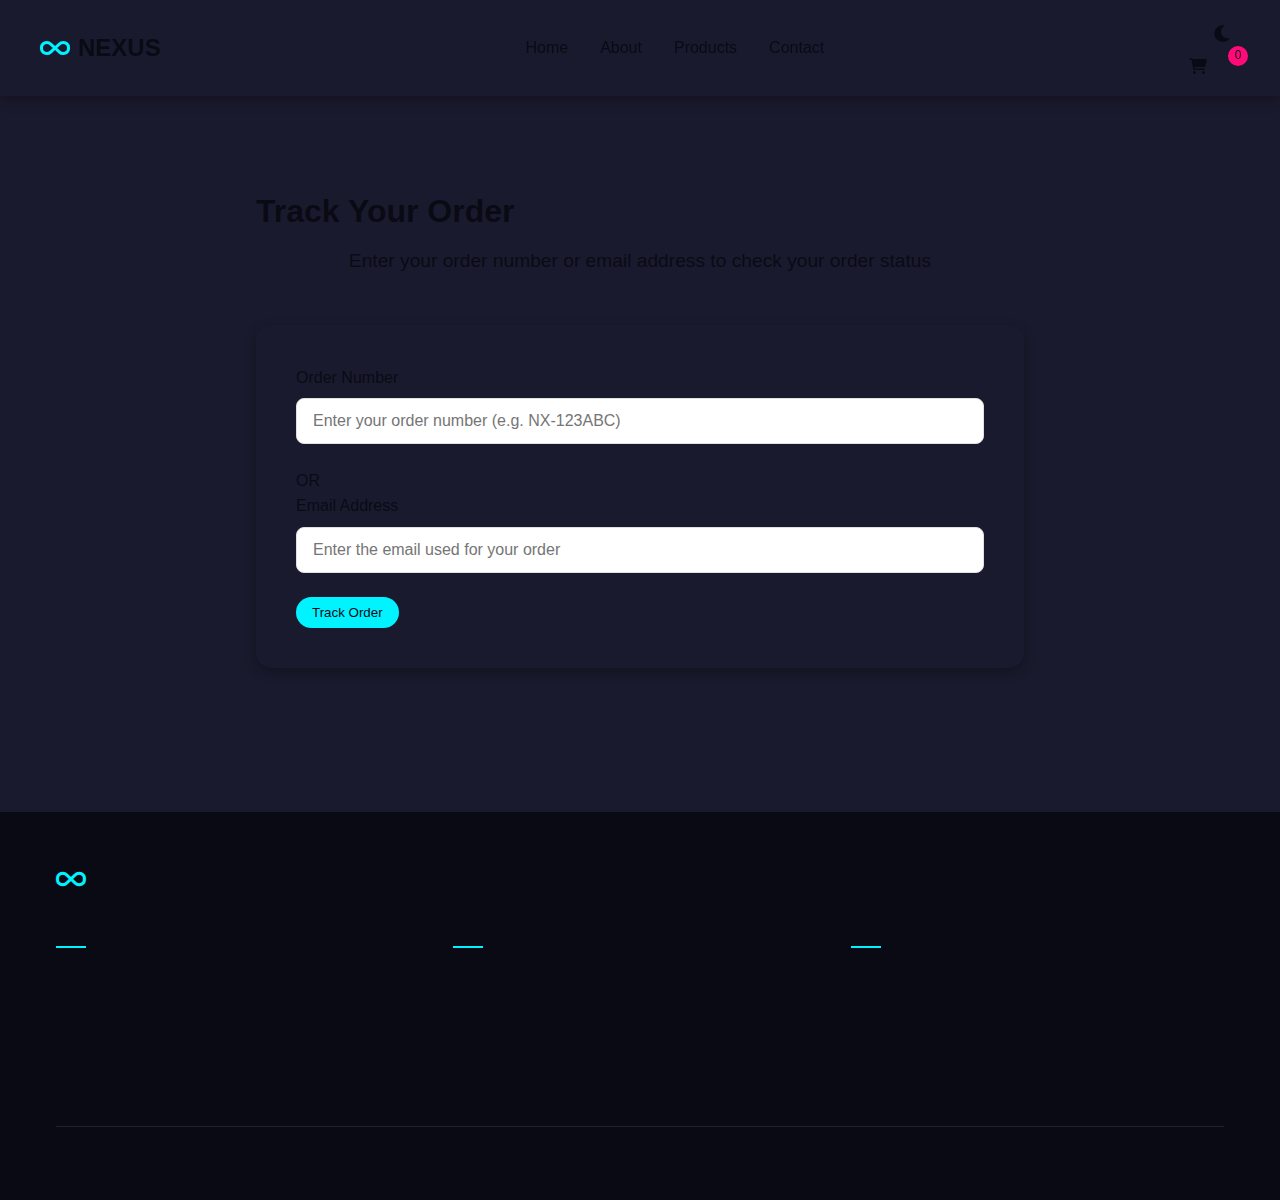
<file: store-front/track.html>
<!DOCTYPE html>
<html lang="en">
<head>
    <meta charset="UTF-8">
    <meta name="viewport" content="width=device-width, initial-scale=1.0">
    <title>Track Your Order | Nexus Store</title>
    <link rel="stylesheet" href="css/variables.css">
    <link rel="stylesheet" href="css/main.css">
    <link rel="stylesheet" href="https://cdnjs.cloudflare.com/ajax/libs/font-awesome/6.0.0-beta3/css/all.min.css">
    <style>
        .tracking-section {
            padding: 6rem 0;
        }
        
        .tracking-container {
            max-width: 800px;
            margin: 0 auto;
        }
        
        .tracking-form {
            background-color: var(--card-bg);
            border-radius: var(--border-radius);
            padding: 2.5rem;
            box-shadow: var(--shadow-sm);
            margin-bottom: 3rem;
        }
        
        .status-timeline {
            position: relative;
            padding: 0;
            list-style: none;
            margin: 2rem 0;
        }
        
        .status-timeline:before {
            content: '';
            position: absolute;
            top: 0;
            bottom: 0;
            width: 2px;
            background: var(--light);
            left: 20px;
            margin: 0;
            z-index: 1;
        }
        
        .status-step {
            position: relative;
            margin-bottom: 2rem;
            padding-left: 3rem;
            min-height: 40px;
        }
        
        .status-step .status-icon {
            position: absolute;
            left: 10px;
            top: 0;
            width: 20px;
            height: 20px;
            border-radius: 50%;
            background: var(--gray);
            z-index: 2;
        }
        
        .status-step.active .status-icon {
            background: var(--primary);
            box-shadow: 0 0 0 4px rgba(0, 113, 227, 0.2);
        }
        
        .status-step.completed .status-icon {
            background: var(--primary);
        }
        
        .status-step.completed .status-icon:after {
            content: '✓';
            position: absolute;
            top: -1px;
            left: 3px;
            color: white;
            font-size: 14px;
        }
        
        .order-details {
            background-color: var(--card-bg);
            border-radius: var(--border-radius);
            padding: 2.5rem;
            box-shadow: var(--shadow-sm);
            margin-top: 2rem;
        }
        
        .order-header {
            display: flex;
            justify-content: space-between;
            margin-bottom: 1.5rem;
            align-items: center;
        }
        
        .order-items {
            margin: 1.5rem 0;
        }
        
        .order-item {
            display: flex;
            justify-content: space-between;
            padding: 0.5rem 0;
            border-bottom: 1px solid var(--border-color);
        }
        
        .tracking-info {
            display: flex;
            gap: 2rem;
            margin-top: 1.5rem;
            flex-wrap: wrap;
        }
        
        .tracking-number, .order-notes {
            flex: 1;
            min-width: 250px;
        }
        
        .status-badge {
            display: inline-block;
            padding: 0.25rem 0.75rem;
            border-radius: 20px;
            font-size: 0.9rem;
            font-weight: 500;
        }
        
        .status-pending {
            background-color: #fff3cd;
            color: #856404;
        }
        
        .status-processing {
            background-color: #cce5ff;
            color: #004085;
        }
        
        .status-shipped {
            background-color: #d4edda;
            color: #155724;
        }
        
        .status-delivered {
            background-color: #d1ecf1;
            color: #0c5460;
        }
        
        .theme-toggle {
            background: none;
            border: none;
            color: var(--text-color);
            font-size: 1.2rem;
            cursor: pointer;
            padding: 0.5rem;
            margin-left: 1rem;
        }
    </style>
</head>
<body>
    <!-- Header -->
    <header class="header">
        <div class="container">
            <div class="logo">
                <i class="fas fa-infinity"></i>
                <span>NEXUS</span>
            </div>
            <nav class="nav">
                <ul>
                    <li><a href="index.html">Home</a></li>
                    <li><a href="about.html">About</a></li>
                    <li><a href="index.html#featured-products">Products</a></li>
                    <li><a href="contact.html">Contact</a></li>
                </ul>
            </nav>
            <div class="header-actions">
                <button id="theme-toggle" class="theme-toggle">
                    <i class="fas fa-moon"></i>
                </button>
                <div class="cart-icon">
                    <a href="cart.html">
                        <i class="fas fa-shopping-cart"></i>
                        <span class="cart-count">0</span>
                    </a>
                </div>
            </div>
        </div>
    </header>

    <!-- Tracking Section -->
    <section class="tracking-section">
        <div class="container tracking-container">
            <h2>Track Your Order</h2>
            <p class="subheading">Enter your order number or email address to check your order status</p>
            
            <div class="tracking-form">
                <form id="trackingForm">
                    <div class="form-group">
                        <label for="orderId">Order Number</label>
                        <input type="text" id="orderId" name="orderId" placeholder="Enter your order number (e.g. NX-123ABC)" required>
                    </div>
                    <div class="or-divider">
                        <span>OR</span>
                    </div>
                    <div class="form-group">
                        <label for="email">Email Address</label>
                        <input type="email" id="email" name="email" placeholder="Enter the email used for your order" required>
                    </div>
                    <button type="submit" class="btn btn-primary">Track Order</button>
                </form>
            </div>
            
            <div id="trackingResult" style="display: none;">
                <div class="order-details">
                    <div class="order-header">
                        <div>
                            <h3>Order <span id="result-orderId"></span></h3>
                            <p>Placed on <span id="result-date"></span></p>
                        </div>
                        <div class="order-status">
                            <span class="status-badge" id="result-status"></span>
                        </div>
                    </div>
                    
                    <div class="order-items">
                        <h4>Items</h4>
                        <div id="result-items"></div>
                    </div>
                    
                    <div class="order-total">
                        <div class="summary-row total">
                            <span>Total</span>
                            <span id="result-total"></span>
                        </div>
                    </div>
                    
                    <div class="tracking-info">
                        <div class="tracking-number">
                            <h4>Tracking Number</h4>
                            <p id="result-tracking"></p>
                        </div>
                        <div class="order-notes">
                            <h4>Order Notes</h4>
                            <p id="result-notes"></p>
                        </div>
                    </div>
                </div>
                
                <h3>Order Status Timeline</h3>
                <ul class="status-timeline" id="statusTimeline">
                    <!-- Status steps will be added here dynamically -->
                </ul>
            </div>
            
            <div id="trackingError" class="error-message" style="display: none; text-align: center; padding: 2rem;">
                <i class="fas fa-exclamation-circle"></i>
                <p>We couldn't find your order. Please check your information and try again.</p>
            </div>
        </div>
    </section>

    <!-- Footer -->
    <footer class="footer">
        <div class="container">
            <div class="footer-logo">
                <i class="fas fa-infinity"></i>
                <span>NEXUS</span>
            </div>
            <div class="footer-links">
                <div>
                    <h3>Products</h3>
                    <ul>
                        <li><a href="index.html#featured-products">Smart Devices</a></li>
                        <li><a href="index.html#featured-products">Wearables</a></li>
                        <li><a href="index.html#featured-products">Home Tech</a></li>
                        <li><a href="index.html#featured-products">Accessories</a></li>
                    </ul>
                </div>
                <div>
                    <h3>Company</h3>
                    <ul>
                        <li><a href="about.html">About Us</a></li>
                        <li><a href="#">Careers</a></li>
                        <li><a href="#">Press</a></li>
                        <li><a href="#">Sustainability</a></li>
                    </ul>
                </div>
                <div>
                    <h3>Support</h3>
                    <ul>
                        <li><a href="contact.html">Contact Us</a></li>
                        <li><a href="#">FAQs</a></li>
                        <li><a href="#">Shipping</a></li>
                        <li><a href="#">Returns</a></li>
                    </ul>
                </div>
            </div>
            <div class="footer-bottom">
                <p>&copy; 2023 Nexus. All rights reserved.</p>
                <div class="social-icons">
                    <a href="#"><i class="fab fa-twitter"></i></a>
                    <a href="#"><i class="fab fa-instagram"></i></a>
                    <a href="#"><i class="fab fa-facebook"></i></a>
                    <a href="#"><i class="fab fa-youtube"></i></a>
                </div>
            </div>
        </div>
    </footer>

    <script>
        document.addEventListener('DOMContentLoaded', () => {
            // Update cart count
            const cart = JSON.parse(localStorage.getItem('cart')) || [];
            const totalItems = cart.reduce((total, item) => total + item.quantity, 0);
            document.querySelectorAll('.cart-count').forEach(el => {
                el.textContent = totalItems;
            });
            
            // Theme toggle
            const themeToggle = document.getElementById('theme-toggle');
            themeToggle.addEventListener('click', () => {
                document.body.classList.toggle('dark-mode');
                const isDarkMode = document.body.classList.contains('dark-mode');
                localStorage.setItem('darkMode', isDarkMode);
                themeToggle.innerHTML = isDarkMode ? '<i class="fas fa-sun"></i>' : '<i class="fas fa-moon"></i>';
            });
            
            // Check saved theme
            const savedDarkMode = localStorage.getItem('darkMode') === 'true';
            if (savedDarkMode) {
                document.body.classList.add('dark-mode');
                themeToggle.innerHTML = '<i class="fas fa-sun"></i>';
            }
            
            // Tracking form submission
            const trackingForm = document.getElementById('trackingForm');
            trackingForm.addEventListener('submit', async (e) => {
                e.preventDefault();
                
                const orderId = document.getElementById('orderId').value.trim();
                const email = document.getElementById('email').value.trim();
                
                if (!orderId && !email) {
                    alert('Please enter either order number or email');
                    return;
                }
                
                try {
                    const response = await fetch('http://localhost:3000/api/orders/track', {
                        method: 'POST',
                        headers: {
                            'Content-Type': 'application/json'
                        },
                        body: JSON.stringify({ orderId, email })
                    });
                    
                    if (!response.ok) {
                        throw new Error('Order not found');
                    }
                    
                    const order = await response.json();
                    displayOrder(order);
                } catch (error) {
                    document.getElementById('trackingResult').style.display = 'none';
                    document.getElementById('trackingError').style.display = 'block';
                }
            });
        });
        
        function displayOrder(order) {
            document.getElementById('trackingResult').style.display = 'block';
            document.getElementById('trackingError').style.display = 'none';
            
            document.getElementById('result-orderId').textContent = order.shippingId;
            document.getElementById('result-date').textContent = new Date(order.date).toLocaleDateString();
            document.getElementById('result-total').textContent = `$${order.total.toFixed(2)}`;
            
            // Set status badge NEW STUFF
            const statusBadge = document.getElementById('result-status');
            statusBadge.textContent = order.status;
            statusBadge.className = 'status-badge ' + getStatusClass(order.status);
            
            switch(order.status) {
                case 'pending':
                    statusBadge.classList.add('status-pending');
                    break;
                case 'processing':
                    statusBadge.classList.add('status-processing');
                    break;
                case 'shipped':
                    statusBadge.classList.add('status-shipped');
                    break;
                case 'delivered':
                    statusBadge.classList.add('status-delivered');
                    break;
            }
            
            // Display items
            const itemsContainer = document.getElementById('result-items');
            itemsContainer.innerHTML = '';
            order.items.forEach(item => {
                const itemEl = document.createElement('div');
                itemEl.className = 'order-item';
                itemEl.innerHTML = `
                    <span>${item.quantity} x ${item.name}</span>
                    <span>$${(item.price * item.quantity).toFixed(2)}</span>
                `;
                itemsContainer.appendChild(itemEl);
            });
            
            // Display tracking info
            document.getElementById('result-tracking').textContent = 
                order.trackingNumber || 'Tracking number will be provided when shipped';
            document.getElementById('result-notes').textContent = 
                order.notes || 'No notes for this order';
            
            // Display status timeline
            const statusTimeline = document.getElementById('statusTimeline');
            statusTimeline.innerHTML = '';
            
            const statuses = [
                { id: 'Order Received', label: 'Order Received', description: 'We have received your order' },
                { id: 'Processing', label: 'Processing', description: 'Preparing your order for shipment' },
                { id: 'Shipped', label: 'Shipped', description: 'Your order is on the way' },
                { id: 'Delivered', label: 'Delivered', description: 'Your order has been delivered' }
            ];
            
            let currentStatusIndex = statuses.findIndex(s => s.id === order.status);
            if (currentStatusIndex === -1) currentStatusIndex = 0;
            
            statuses.forEach((status, index) => {
                const step = document.createElement('li');
                step.className = `status-step ${index < currentStatusIndex ? 'completed' : ''} ${index === currentStatusIndex ? 'active' : ''}`;
                step.innerHTML = `
                    <div class="status-icon"></div>
                    <div class="status-content">
                        <h4>${status.label}</h4>
                        <p>${status.description}</p>
                        ${index === currentStatusIndex && order.status === 'shipped' && order.trackingNumber ? 
                            `<p class="tracking-info">Tracking number: ${order.trackingNumber}</p>` : ''}
                        ${index === currentStatusIndex && order.notes ? 
                            `<p class="order-notes">${order.notes}</p>` : ''}
                    </div>
                `;
                statusTimeline.appendChild(step);
            });
        }

        function getStatusClass(status) {
            if (!status) return '';
            
            const statusMap = {
                'Order Received': 'status-received',
                'Processing': 'status-processing',
                'Shipped': 'status-shipped',
                'Delivered': 'status-delivered',
                'pending': 'status-pending',
                'processing': 'status-processing',
                'shipped': 'status-shipped',
                'delivered': 'status-delivered'
            };
            
            // Try direct match first
            if (statusMap[status]) return statusMap[status];
            
            // Try case-insensitive match
            const lowerStatus = status.toLowerCase();
            for (const key in statusMap) {
                if (key.toLowerCase() === lowerStatus) {
                    return statusMap[key];
                }
            }
            
            return '';
        }

    </script>
</body>
</html>
</file>
<file: store-front/css/variables.css>
:root {
    /* Futuristic Color Scheme */
    --primary: #00f3ff;
    --primary-dark: #00c4cc;
    --accent: #ff0a78;
    --dark: #0a0a15;
    --darker: #070710;
    --light: #1a1a2e;
    --lighter: #2d2d4a;
    --text: #e0e0ff;
    --text-secondary: #a0a0c0;
    
    /* Glassmorphism */
    --glass-bg: rgba(30, 30, 50, 0.5);
    --glass-border: 1px solid rgba(255, 255, 255, 0.1);
    --glass-shadow: 0 8px 32px 0 rgba(0, 0, 0, 0.37);
    --glass-blur: blur(10px);
    
    /* Typography */
    --font-main: 'Exo 2', -apple-system, BlinkMacSystemFont, sans-serif;
    --font-heading: 'Orbitron', 'Arial Narrow', sans-serif;
    
    /* Spacing */
    --space-xs: 0.25rem;
    --space-sm: 0.5rem;
    --space-md: 1rem;
    --space-lg: 1.5rem;
    --space-xl: 2rem;
    --space-xxl: 3rem;
    
    /* Borders */
    --border-radius: 16px;
    --border-radius-sm: 8px;
    
    /* Shadows */
    --shadow-sm: 0 4px 12px rgba(0, 0, 0, 0.3);
    --shadow-md: 0 8px 24px rgba(0, 0, 0, 0.4);
    --shadow-lg: 0 12px 36px rgba(0, 0, 0, 0.5);
    --neon-shadow: 0 0 15px var(--primary);
    
    /* Transitions */
    --transition: all 0.4s cubic-bezier(0.25, 0.8, 0.25, 1);
    --transition-slow: all 0.6s cubic-bezier(0.16, 1, 0.3, 1);
    
}

/* Glassmorphism Utility */
.glass {
    background: var(--glass-bg);
    backdrop-filter: var(--glass-blur);
    -webkit-backdrop-filter: var(--glass-blur);
    border: var(--glass-border);
    box-shadow: var(--glass-shadow);
}

/* Futuristic Scrollbar */
::-webkit-scrollbar {
    width: 10px;
}

::-webkit-scrollbar-track {
    background: var(--darker);
}

::-webkit-scrollbar-thumb {
    background: var(--lighter);
    border-radius: 5px;
}

::-webkit-scrollbar-thumb:hover {
    background: var(--primary);
}

/* Dark mode variables */   
.dark-mode {
    --bg-color: #121212;
    --text-color: #e0e0e0;
    --card-bg: #1e1e1e;
    --border-color: #333;
    --light: #2a2a2a;
    --gray: #86868b;
    --header-bg: #1a1a1a;
    --footer-bg: #0a0a0a;
    --footer-text: #e0e0e0;
    
    --shadow-sm: 0 4px 12px rgba(0, 0, 0, 0.15);
    --shadow-md: 0 6px 16px rgba(0, 0, 0, 0.2);
    --shadow-lg: 0 12px 24px rgba(0, 0, 0, 0.25);
}
</file>
<file: store-front/css/main.css>
@import 'variables.css';
/* Product Detail */

/* Add to existing main.css */

/* Typography */
.subheading {
    font-size: 1.2rem;
    color: var(--gray);
    margin-bottom: 3rem;
    text-align: center;
}

/* Homepage specific */
.hero-buttons {
    display: flex;
    gap: 1rem;
    margin-top: 2rem;
    justify-content: center;
}

/* About page specific */
.mission-list {
    list-style-type: none;
    margin: 1.5rem 0;
    padding-left: 0;
}

.mission-list li {
    position: relative;
    padding-left: 2rem;
    margin-bottom: 1rem;
}

.mission-list li::before {
    content: "✓";
    position: absolute;
    left: 0;
    color: var(--primary);
    font-weight: bold;
}

/* Contact page specific */
.faq-section {
    padding: 6rem 0;
    background-color: var(--light);
}

.faq-grid {
    display: grid;
    grid-template-columns: repeat(auto-fit, minmax(300px, 1fr));
    gap: 2rem;
    margin-top: 2rem;
}

.faq-item {
    background-color: var(--white);
    border-radius: var(--border-radius);
    padding: 2rem;
    box-shadow: var(--shadow-sm);
}

.faq-item h3 {
    margin-bottom: 1rem;
    color: var(--primary);
}

.product-detail {
    padding: 3rem 0;
}

.product-grid {
    display: grid;
    grid-template-columns: 1fr 1fr;
    gap: 3rem;
    align-items: center;
}

.product-image {
    background-color: var(--white);
    border-radius: var(--border-radius);
    display: flex;
    align-items: center;
    justify-content: center;
    height: 400px;
    box-shadow: var(--shadow-sm);
}

.product-image i {
    font-size: 10rem;
    color: var(--primary);
}

.product-info h1 {
    font-size: 2.5rem;
    margin-bottom: 1rem;
}

.product-info .price {
    font-size: 1.8rem;
    font-weight: 600;
    color: var(--primary);
    margin-bottom: 1.5rem;
}

.product-info .description {
    font-size: 1.1rem;
    line-height: 1.8;
    margin-bottom: 2rem;
}

/* Cart */
.cart-section {
    padding: 3rem 0;
}

.cart-items {
    margin-bottom: 2rem;
}

.cart-item {
    display: grid;
    grid-template-columns: 100px 2fr 1fr 1fr 50px;
    gap: 1.5rem;
    align-items: center;
    padding: 1.5rem 0;
    border-bottom: var(--border);
}

.cart-item-image {
    background-color: var(--white);
    border-radius: var(--border-radius);
    display: flex;
    align-items: center;
    justify-content: center;
    height: 80px;
}

.cart-item-image i {
    font-size: 2rem;
    color: var(--primary);
}

.cart-item-title {
    font-weight: 600;
    margin-bottom: 0.25rem;
}

.cart-item-price {
    color: var(--gray);
}

.cart-item-quantity {
    display: flex;
    align-items: center;
    gap: 0.5rem;
}

.quantity-btn {
    width: 30px;
    height: 30px;
    border-radius: 50%;
    border: 1px solid var(--gray);
    background: transparent;
    cursor: pointer;
    display: flex;
    align-items: center;
    justify-content: center;
}

.quantity-btn:hover {
    background-color: rgba(0, 0, 0, 0.05);
}

.cart-item-total {
    font-weight: 600;
    font-size: 1.1rem;
}

.cart-item-remove {
    background: transparent;
    border: none;
    cursor: pointer;
    color: var(--gray);
    font-size: 1.2rem;
}

.cart-item-remove:hover {
    color: var(--accent);
}

.empty-cart {
    text-align: center;
    padding: 3rem 0;
}

.empty-cart i {
    font-size: 5rem;
    color: var(--gray);
    margin-bottom: 1.5rem;
    opacity: 0.3;
}

.cart-summary {
    background-color: var(--white);
    border-radius: var(--border-radius);
    padding: 2rem;
    box-shadow: var(--shadow-sm);
}

.summary-row {
    display: flex;
    justify-content: space-between;
    padding: 0.5rem 0;
    border-bottom: 1px solid rgba(0, 0, 0, 0.05);
}

.summary-row.total {
    font-weight: 600;
    font-size: 1.2rem;
    border-bottom: none;
    padding-top: 1rem;
}

/* Checkout */
.checkout-section {
    padding: 3rem 0;
}

.checkout-grid {
    display: grid;
    grid-template-columns: 1fr 1fr;
    gap: 3rem;
}

.shipping-form, .order-summary {
    background-color: var(--white);
    border-radius: var(--border-radius);
    padding: 2rem;
    box-shadow: var(--shadow-sm);
}

.form-group {
    margin-bottom: 1.5rem;
}

.form-group label {
    display: block;
    margin-bottom: 0.5rem;
    font-weight: 500;
}

.form-group input, .form-group select {
    width: 100%;
    padding: 0.8rem 1rem;
    border: 1px solid #e0e0e0;
    border-radius: 8px;
    font-size: 1rem;
    transition: var(--transition);
}

.form-group input:focus, .form-group select:focus {
    border-color: var(--primary);
    outline: none;
    box-shadow: 0 0 0 3px rgba(0, 113, 227, 0.2);
}

.form-row {
    display: grid;
    grid-template-columns: 1fr 1fr;
    gap: 1rem;
}

.order-item {
    display: flex;
    justify-content: space-between;
    padding: 0.5rem 0;
    border-bottom: 1px solid rgba(0, 0, 0, 0.05);
}

.order-item-name {
    display: flex;
    flex-direction: column;
}

.order-item-name span:last-child {
    font-size: 0.9rem;
    color: var(--gray);
}

.order-item-total {
    font-weight: 600;
}

.summary-details {
    margin-top: 1.5rem;
}

/* Confirmation */
.confirmation {
    text-align: center;
    padding: 5rem 0;
}

.confirmation-icon {
    font-size: 5rem;
    color: var(--primary);
    margin-bottom: 2rem;
}

.confirmation h2 {
    margin-bottom: 1rem;
}

.confirmation p {
    margin-bottom: 0.5rem;
    font-size: 1.1rem;
}

.confirmation-actions {
    display: flex;
    justify-content: center;
    gap: 1rem;
    margin-top: 2rem;
}

/* Spinner */
.spinner {
    width: 40px;
    height: 40px;
    border: 4px solid rgba(0, 0, 0, 0.1);
    border-left-color: var(--primary);
    border-radius: 50%;
    animation: spin 1s linear infinite;
    margin: 2rem auto;
}

@keyframes spin {
    to { transform: rotate(360deg); }
}

/* Notification */
.notification {
    position: fixed;
    bottom: 20px;
    left: 50%;
    transform: translateX(-50%);
    background-color: var(--dark);
    color: var(--white);
    padding: 0.8rem 1.5rem;
    border-radius: 30px;
    opacity: 0;
    transition: opacity 0.3s ease;
    z-index: 1000;
}

.notification.show {
    opacity: 1;
}

/* Error */
.error {
    color: var(--accent);
    text-align: center;
    padding: 2rem;
}

* {
    margin: 0;
    padding: 0;
    box-sizing: border-box;
}

body {
    font-family: var(--font-main);
    color: var(--dark);
    background-color: var(--light);
    line-height: 1.6;
}

a {
    text-decoration: none;
    color: inherit;
}

img {
    max-width: 100%;
    height: auto;
}

.container {
    width: 100%;
    max-width: 1200px;
    margin: 0 auto;
    padding: 0 var(--space-md);
}

/* Typography */
h1, h2, h3, h4, h5, h6 {
    font-family: var(--font-heading);
    font-weight: 600;
    line-height: 1.2;
    margin-bottom: var(--space-md);
}

h1 {
    font-size: 3rem;
}

h2 {
    font-size: 2rem;
}

p {
    margin-bottom: var(--space-md);
}

/* Buttons */
.btn {
    display: inline-block;
    padding: var(--space-sm) var(--space-md);
    border-radius: var(--border-radius);
    font-weight: 500;
    text-align: center;
    cursor: pointer;
    transition: var(--transition);
    border: none;
}

.btn-primary {
    background-color: var(--primary);
    color: var(--white);
}

.btn-primary:hover {
    background-color: var(--primary-dark);
    transform: translateY(-2px);
    box-shadow: var(--shadow-md);
}

.btn-secondary {
    background-color: transparent;
    border: 1px solid var(--gray);
    color: var(--dark);
}

.btn-secondary:hover {
    background-color: rgba(0, 0, 0, 0.03);
}

/* Header */
.header {
    background-color: var(--white);
    box-shadow: var(--shadow-sm);
    position: sticky;
    top: 0;
    z-index: 100;
}

.header .container {
    display: flex;
    justify-content: space-between;
    align-items: center;
    padding: var(--space-md) 0;
}

.logo {
    display: flex;
    align-items: center;
    font-size: 1.5rem;
    font-weight: 700;
}

.logo i {
    margin-right: var(--space-sm);
    color: var(--primary);
}

.nav ul {
    display: flex;
    list-style: none;
}

.nav li {
    margin: 0 var(--space-md);
}

.nav a {
    position: relative;
    padding: var(--space-sm) 0;
}

.nav a::after {
    content: '';
    position: absolute;
    bottom: 0;
    left: 0;
    width: 0;
    height: 2px;
    background-color: var(--primary);
    transition: var(--transition);
}

.nav a:hover::after {
    width: 100%;
}

.cart-icon {
    position: relative;
}

.cart-count {
    position: absolute;
    top: -8px;
    right: -8px;
    background-color: var(--accent);
    color: var(--white);
    border-radius: 50%;
    width: 20px;
    height: 20px;
    font-size: 0.75rem;
    display: flex;
    justify-content: center;
    align-items: center;
}

/* Hero Section */
.hero {
    background: linear-gradient(135deg, #000428, #004e92);
    color: var(--white);
    padding: var(--space-xxl) 0;
    position: relative;
    overflow: hidden;
}

.hero::before {
    content: '';
    position: absolute;
    top: 0;
    left: 0;
    width: 100%;
    height: 100%;
    background: radial-gradient(circle at top right, rgba(255,255,255,0.1), transparent);
}

.hero-content {
    max-width: 600px;
    position: relative;
    z-index: 1;
}

.hero h1 {
    font-size: 3.5rem;
    margin-bottom: var(--space-md);
    animation: fadeInUp 0.8s ease-out;
}

.hero p {
    font-size: 1.25rem;
    margin-bottom: var(--space-lg);
    opacity: 0.9;
    animation: fadeInUp 0.8s ease-out 0.2s forwards;
    opacity: 0;
}

.hero .btn {
    animation: fadeInUp 0.8s ease-out 0.4s forwards;
    opacity: 0;
}

/* Featured Products */
.featured-products {
    padding: var(--space-xxl) var(--space-xl);
}

.featured-products h2 {
    text-align: center;
    margin-bottom: var(--space-xl);
    position: relative;
}

.featured-products h2::after {
    content: '';
    position: absolute;
    bottom: -10px;
    left: 50%;
    transform: translateX(-50%);
    width: 50px;
    height: 3px;
    background-color: var(--primary);
    border-radius: 3px;
}

.products-grid {
    display: grid;
    grid-template-columns: repeat(auto-fill, minmax(280px, 1fr));
    gap: var(--space-lg);
}

.product-card {
    background-color: var(--white);
    border-radius: var(--border-radius);
    overflow: hidden;
    box-shadow: 0 4px 12px rgba(0, 0, 0, 0.225);
    transition: var(--transition);
    position: relative;
}

.product-card:hover {
    transform: translateY(-5px);
    box-shadow: var(--shadow-md);
}

.product-image {
    height: 220px;
    width: 100%;
    object-fit: cover;
    background-color: #f8f9fa;
    display: flex;
    align-items: center;
    justify-content: center;
}

.product-image i {
    font-size: 3rem;
    color: var(--gray);
}

.product-info {
    padding: var(--space-md);
    background-color: #c5cafcc7;
}

.product-title {
    font-size: 1.25rem;
    margin-bottom: var(--space-sm);
}

.product-price {
    font-weight: 600;
    color: var(--primary);
    margin-bottom: var(--space-md);
}

.product-actions {
    display: flex;
    gap: var(--space-sm);
}

/* Footer */
.footer {
    background-color: var(--dark);
    color: var(--white);
    padding: var(--space-xxl) 0 var(--space-md);
}

.footer-logo {
    display: flex;
    align-items: center;
    font-size: 1.5rem;
    font-weight: 700;
    margin-bottom: var(--space-lg);
}

.footer-logo i {
    margin-right: var(--space-sm);
    color: var(--primary);
}

.footer-links {
    display: grid;
    grid-template-columns: repeat(auto-fit, minmax(200px, 1fr));
    gap: var(--space-lg);
    margin-bottom: var(--space-xl);
}

.footer-links h3 {
    font-size: 1.1rem;
    margin-bottom: var(--space-md);
    position: relative;
}

.footer-links h3::after {
    content: '';
    position: absolute;
    bottom: -5px;
    left: 0;
    width: 30px;
    height: 2px;
    background-color: var(--primary);
}

.footer-links ul {
    list-style: none;
}

.footer-links li {
    margin-bottom: var(--space-sm);
}

.footer-links a {
    opacity: 0.7;
    transition: var(--transition);
}

.footer-links a:hover {
    opacity: 1;
    color: var(--primary);
}

.footer-bottom {
    display: flex;
    justify-content: space-between;
    align-items: center;
    padding-top: var(--space-md);
    border-top: 1px solid rgba(255, 255, 255, 0.1);
}

.social-icons {
    display: flex;
    gap: var(--space-md);
}

.social-icons a {
    opacity: 0.7;
    transition: var(--transition);
}

.social-icons a:hover {
    opacity: 1;
    color: var(--primary);
}

/* Animations */
@keyframes fadeInUp {
    from {
        opacity: 0;
        transform: translateY(20px);
    }
    to {
        opacity: 1;
        transform: translateY(0);
    }
}

/* Responsive */
@media (max-width: 768px) {
    .header .container {
        flex-direction: column;
    }
    
    .logo {
        margin-bottom: var(--space-md);
    }
    
    .nav {
        margin-bottom: var(--space-md);
    }
    
    .hero h1 {
        font-size: 2.5rem;
    }
    
    .footer-bottom {
        flex-direction: column;
        gap: var(--space-md);
    }
}

/* Order Status Badges */
.status-badge {
    display: inline-block;
    padding: 0.25rem 0.75rem;
    border-radius: 20px;
    font-size: 0.9rem;
    font-weight: 500;
}

.status-received {
    background-color: #e2e3e5;
    color: #383d41;
}

.status-processing {
    background-color: #cce5ff;
    color: #004085;
}

.status-shipped {
    background-color: #d4edda;
    color: #155724;
}

.status-delivered {
    background-color: #d1ecf1;
    color: #0c5460;
}
</file>
<file: admin-site/css/admin.css>
/* Admin Styles */
/* Dashboard */
.admin-dashboard {
    background-color: var(--light);
    min-height: 100vh;
    width: 85%;
}

.admin-header {
    background-color: var(--white);
    box-shadow: var(--shadow);
    padding: 1rem 0;
    position: sticky;
    top: 0;
    z-index: 100;
}

.admin-header .container {
    display: flex;
    justify-content: space-between;
    align-items: center;
}

.admin-header .logo {
    display: flex;
    align-items: center;
    font-size: 1.2rem;
    font-weight: 600;
}

.admin-header .logo i {
    margin-right: 0.5rem;
    color: var(--primary);
}

.dashboard-header {
    display: flex;
    justify-content: space-between;
    align-items: center;
    margin: 2rem 0;
}

.order-card {
    background-color: var(--white);
    border-radius: var(--border-radius);
    box-shadow: 0 4px 12px rgba(0, 0, 0, 0.225);
    margin-bottom: 1.5rem;
    overflow: hidden;
}

.order-header {
    display: flex;
    justify-content: space-between;
    align-items: center;
    padding: 1rem;
    background-color: #f8f9fa;
    border-bottom: 1px solid #e9ecef;
}

.order-id {
    font-weight: 600;
}

.order-date {
    color: var(--gray);
    font-size: 0.9rem;
}

.order-status {
    padding: 0.25rem 0.75rem;
    border-radius: 20px;
    font-size: 0.8rem;
    font-weight: 600;
}

.order-status.pending {
    background-color: #fff3cd;
    color: #856404;
}

.order-status.shipped {
    background-color: #d4edda;
    color: #155724;
}

.order-customer {
    padding: 1rem;
    border-bottom: 1px solid #e9ecef;
}

.customer-name {
    font-weight: 600;
    margin-bottom: 0.25rem;
}

.customer-email, .customer-address {
    font-size: 0.9rem;
    color: var(--gray);
    margin-bottom: 0.25rem;
}

.order-items {
    padding: 1rem;
    border-bottom: 1px solid #e9ecef;
}

.order-items h4 {
    font-size: 1rem;
    margin-bottom: 0.5rem;
}

.order-items ul {
    list-style: none;
    padding-left: 0;
}

.order-items li {
    padding: 0.25rem 0;
    font-size: 0.9rem;
}

.order-footer {
    display: flex;
    justify-content: space-between;
    align-items: center;
    padding: 1rem;
}

.order-total {
    font-weight: 600;
    font-size: 1.1rem;
}

.empty, .error {
    text-align: center;
    padding: 2rem;
    color: var(--gray);
}

.error {
    color: var(--accent);
}

:root {
    --primary: #0071e3;
    --primary-dark: #0062c4;
    --accent: #ff2d55;
    --dark: #1d1d1f;
    --light: #f5f5f7;
    --gray: #86868b;
    --white: #ffffff;
    --font-main: -apple-system, BlinkMacSystemFont, 'Segoe UI', Roboto, Oxygen, Ubuntu, Cantarell, 'Open Sans', 'Helvetica Neue', sans-serif;
    --border-radius: 12px;
    --shadow: 0 8px 24px rgba(0, 0, 0, 0.1);
    --transition: all 0.3s cubic-bezier(0.25, 0.8, 0.25, 1);
}

* {
    margin: 0;
    padding: 0;
    box-sizing: border-box;
}

body {
    font-family: var(--font-main);
    background-color: var(--light);
    color: var(--dark);
    height: 100vh;
    display: flex;
    justify-content: center;
    align-items: center;
}

.login-container {
    width: 100%;
    max-width: 400px;
    padding: var(--space-md);
}

.login-card {
    background-color: var(--white);
    border-radius: var(--border-radius);
    box-shadow: var(--shadow);
    padding: 2.5rem;
    text-align: center;
}

.login-header {
    margin-bottom: 2rem;
}

.login-header i {
    font-size: 3rem;
    color: var(--primary);
    margin-bottom: 1rem;
}

.login-header h1 {
    font-size: 1.8rem;
    margin-bottom: 0.5rem;
}

.login-header p {
    color: var(--gray);
    font-size: 0.9rem;
}

.form-group {
    margin-bottom: 1.5rem;
    text-align: left;
}

label {
    display: block;
    margin-bottom: 0.5rem;
    font-weight: 500;
    font-size: 0.9rem;
}

input {
    width: 100%;
    padding: 0.8rem 1rem;
    border: 1px solid #e0e0e0;
    border-radius: 8px;
    font-size: 1rem;
    transition: var(--transition);
}

input:focus {
    border-color: var(--primary);
    outline: none;
    box-shadow: 0 0 0 3px rgba(0, 113, 227, 0.2);
}

.btn {
    display: inline-flex;
    align-items: center;
    justify-content: center;
    gap: 0.5rem;
    width: 50%;
    padding: 0.9rem;
    background-color: var(--primary);
    color: var(--white);
    border: none;
    border-radius: 8px;
    font-size: 1rem;
    font-weight: 500;
    cursor: pointer;
    transition: var(--transition);
}

.btn:hover {
    background-color: var(--primary-dark);
    transform: translateY(-2px);
}

.btn i {
    font-size: 0.9rem;
}

.error-message {
    margin-top: 1rem;
    color: var(--accent);
    font-size: 0.9rem;
    text-align: center;
}
</file>
